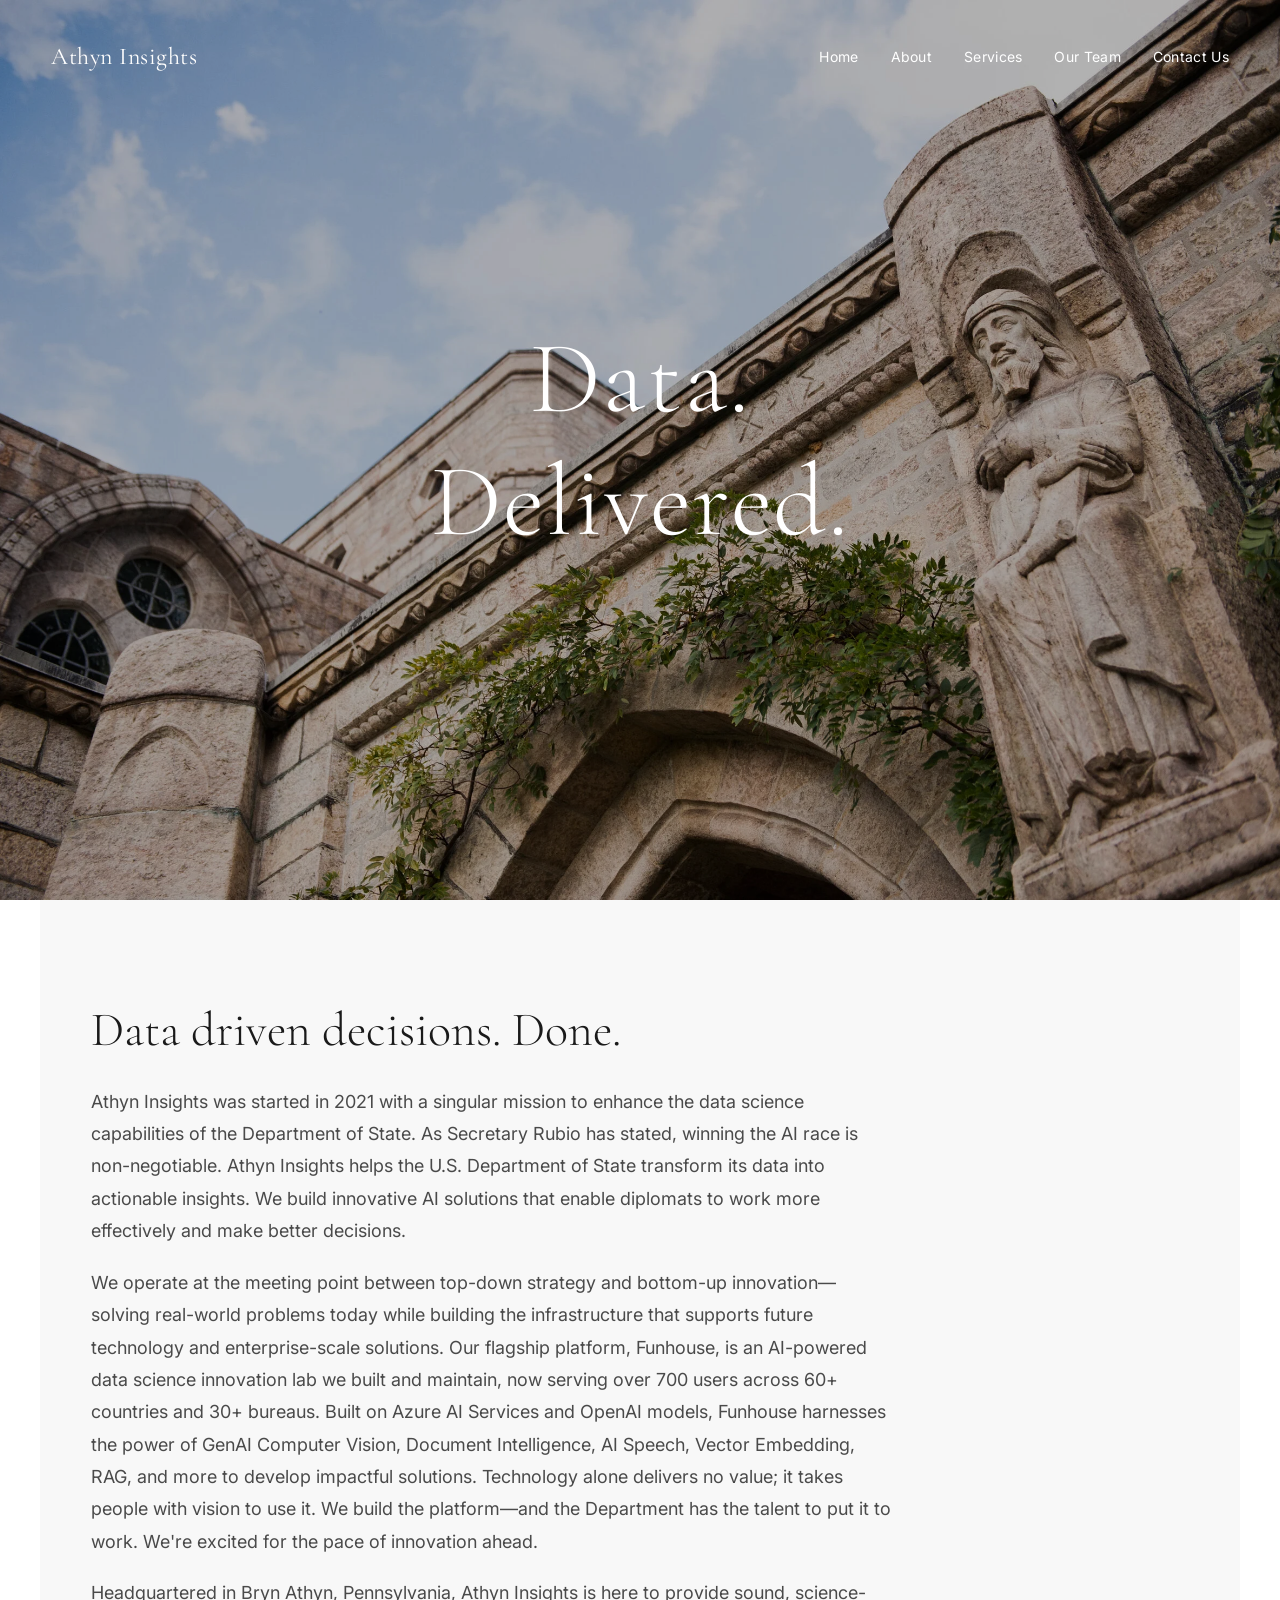
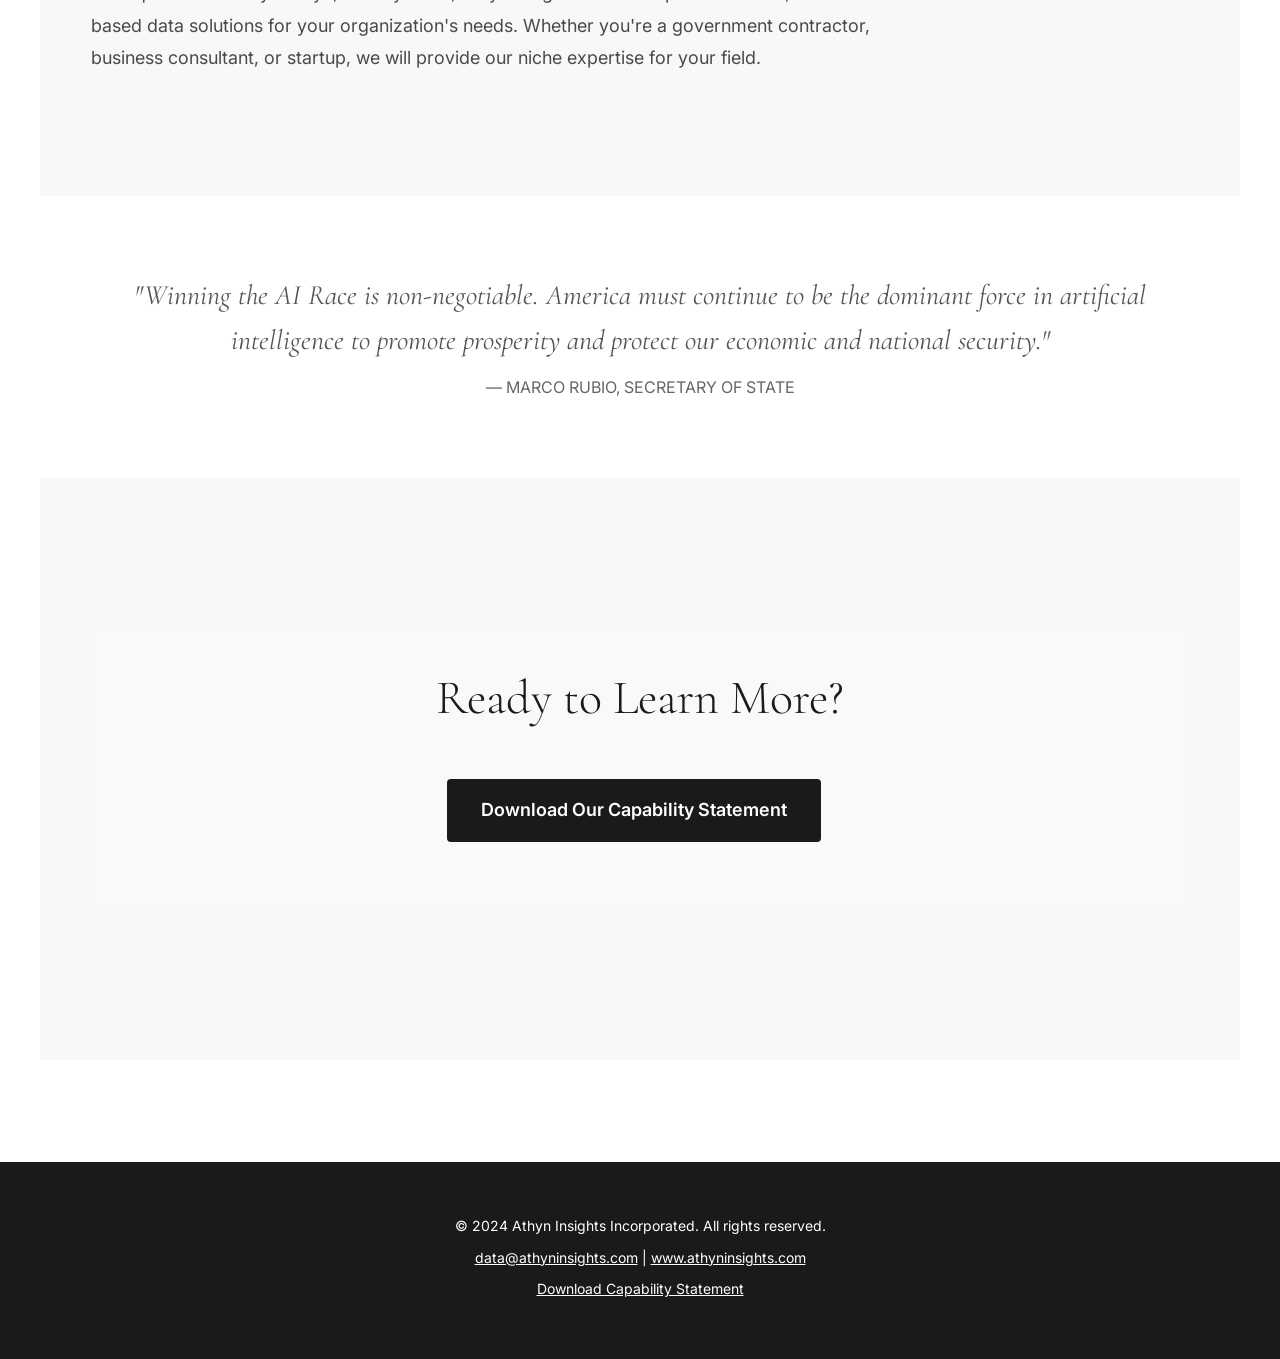
<file: index.html>
<!DOCTYPE html>
<html lang="en">
<head>
    <meta charset="UTF-8">
    <meta name="viewport" content="width=device-width, initial-scale=1.0">
    <title>Athyn Insights - Data. Delivered.</title>
    <link rel="preconnect" href="https://fonts.googleapis.com">
    <link rel="preconnect" href="https://fonts.gstatic.com" crossorigin>
    <link href="https://fonts.googleapis.com/css2?family=Cormorant+Garamond:wght@300;400;600;700&family=Inter:wght@300;400;500;600&display=swap" rel="stylesheet">
    <link rel="stylesheet" href="assets/css/styles.css">
</head>
<body>
    <header id="header">
        <a href="index.html" class="logo">Athyn Insights</a>
        <nav>
            <a href="index.html">Home</a>
            <a href="about.html">About</a>
            <a href="services.html">Services</a>
            <a href="our-team.html">Our Team</a>
            <a href="contact.html">Contact Us</a>
        </nav>
        <button class="menu-toggle" aria-label="Open Menu">☰</button>
    </header>

    <main>
        <section class="hero" style="background-image: url('./assets/images/contact-hero.jpg');">
            <div class="hero-content">
                <h1>Data.
Delivered.</h1>
            </div>
        </section>

        <section class="content-section">
            <h3>Data driven decisions. Done.</h3>
            <p>Athyn Insights was started in 2021 with a singular mission to enhance the data science capabilities of the Department of State. As Secretary Rubio has stated, winning the AI race is non-negotiable. Athyn Insights helps the U.S. Department of State transform its data into actionable insights. We build innovative AI solutions that enable diplomats to work more effectively and make better decisions.</p>
            <p>We operate at the meeting point between top-down strategy and bottom-up innovation—solving real-world problems today while building the infrastructure that supports future technology and enterprise-scale solutions. Our flagship platform, Funhouse, is an AI-powered data science innovation lab we built and maintain, now serving over 700 users across 60+ countries and 30+ bureaus. Built on Azure AI Services and OpenAI models, Funhouse harnesses the power of GenAI Computer Vision, Document Intelligence, AI Speech, Vector Embedding, RAG, and more to develop impactful solutions. Technology alone delivers no value; it takes people with vision to use it. We build the platform—and the Department has the talent to put it to work. We're excited for the pace of innovation ahead.</p>
            <p>Headquartered in Bryn Athyn, Pennsylvania, Athyn Insights is here to provide sound, science-based data solutions for your organization's needs. Whether you're a government contractor, business consultant, or startup, we will provide our niche expertise for your field.</p>
        </section>

        <section class="quote-section">
            <div class="quote">
                "Winning the AI Race is non-negotiable. America must continue to be the dominant force in artificial intelligence to promote prosperity and protect our economic and national security."
            </div>
            <div class="quote-attribution">&mdash; MARCO RUBIO, SECRETARY OF STATE</div>
        </section>

        <section class="content-section">
            <div class="cta-section">
                <h3 style="margin-bottom: 2vw;">Ready to Learn More?</h3>
                <a href="./capability-statement.pdf" download class="cta-button">Download Our Capability Statement</a>
            </div>
        </section>
    </main>

    <footer>
        <p>&copy; 2024 Athyn Insights Incorporated. All rights reserved.</p>
        <p><a href="mailto:data@athyninsights.com">data@athyninsights.com</a> | <a href="https://www.athyninsights.com" target="_blank">www.athyninsights.com</a></p>
        <p><a href="./capability-statement.pdf" download>Download Capability Statement</a></p>
    </footer>

    <script src="assets/js/main.js"></script>
</body>
</html>
</file>
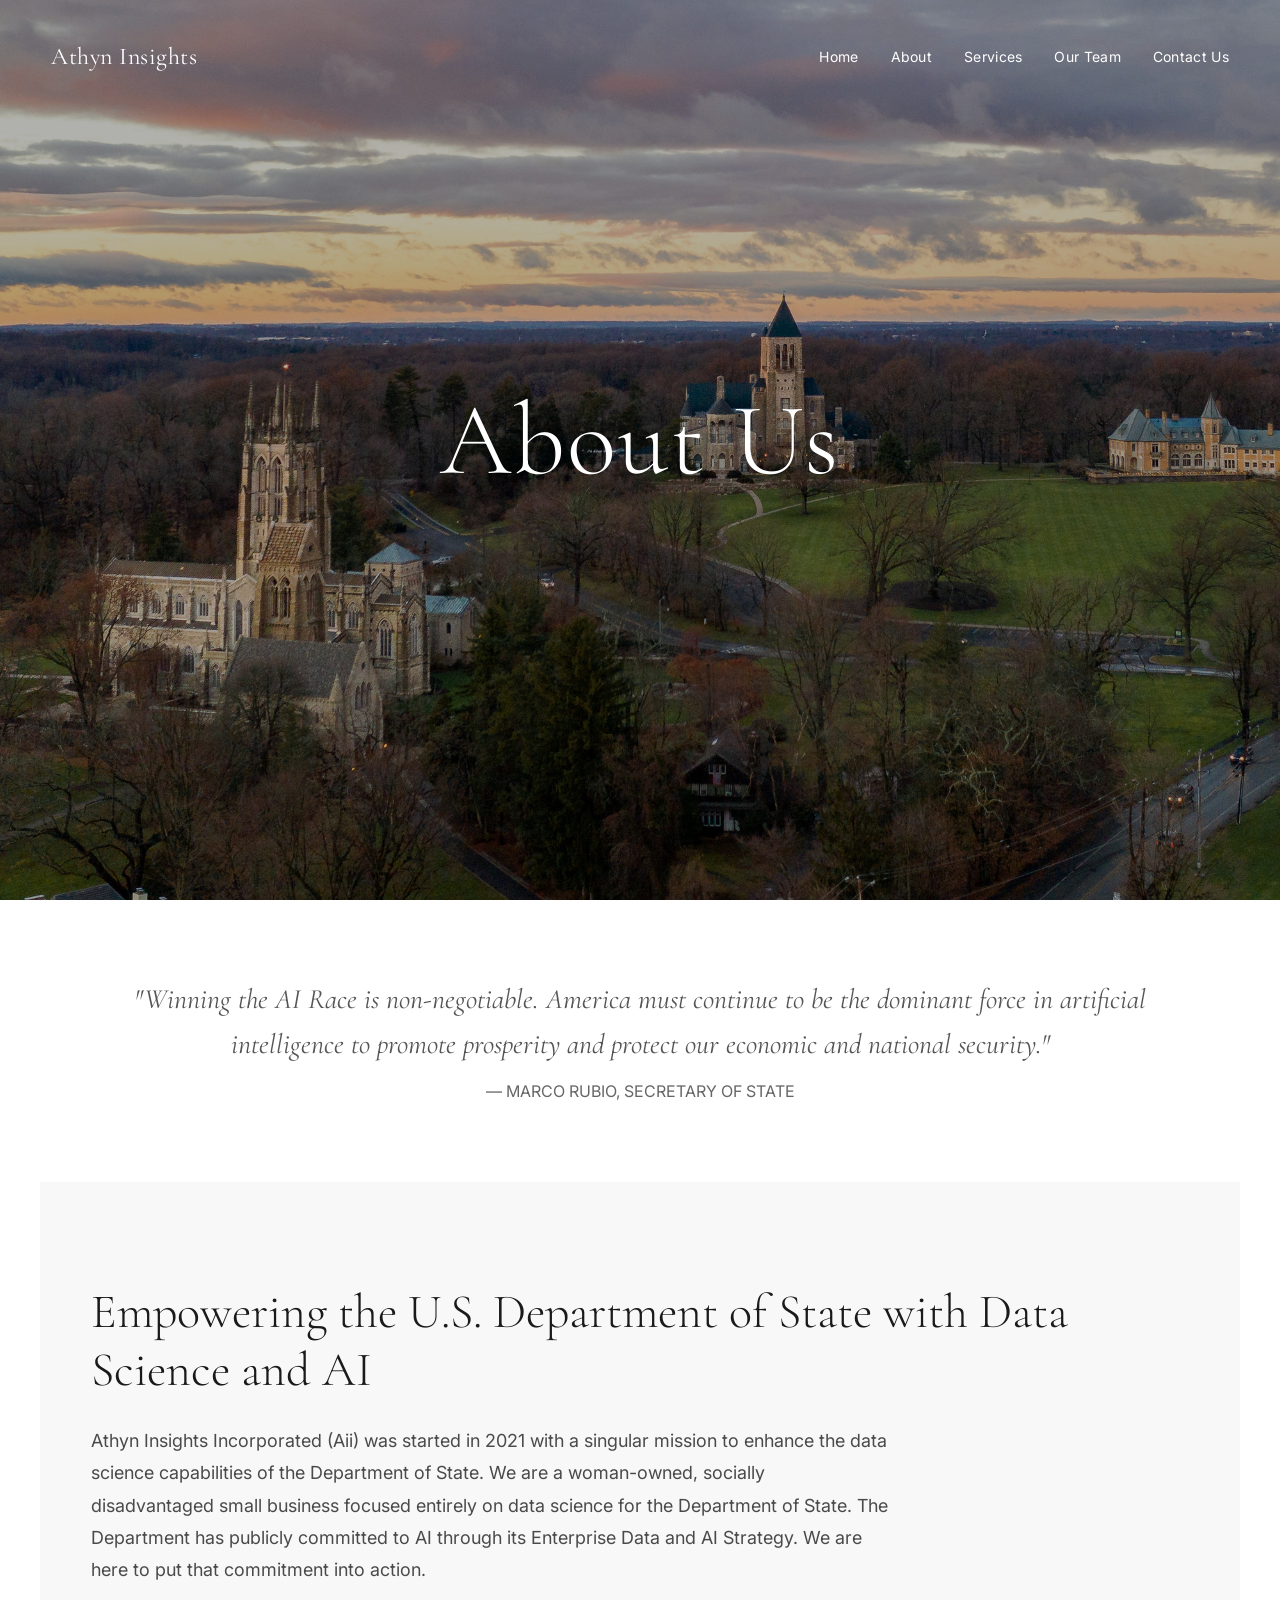
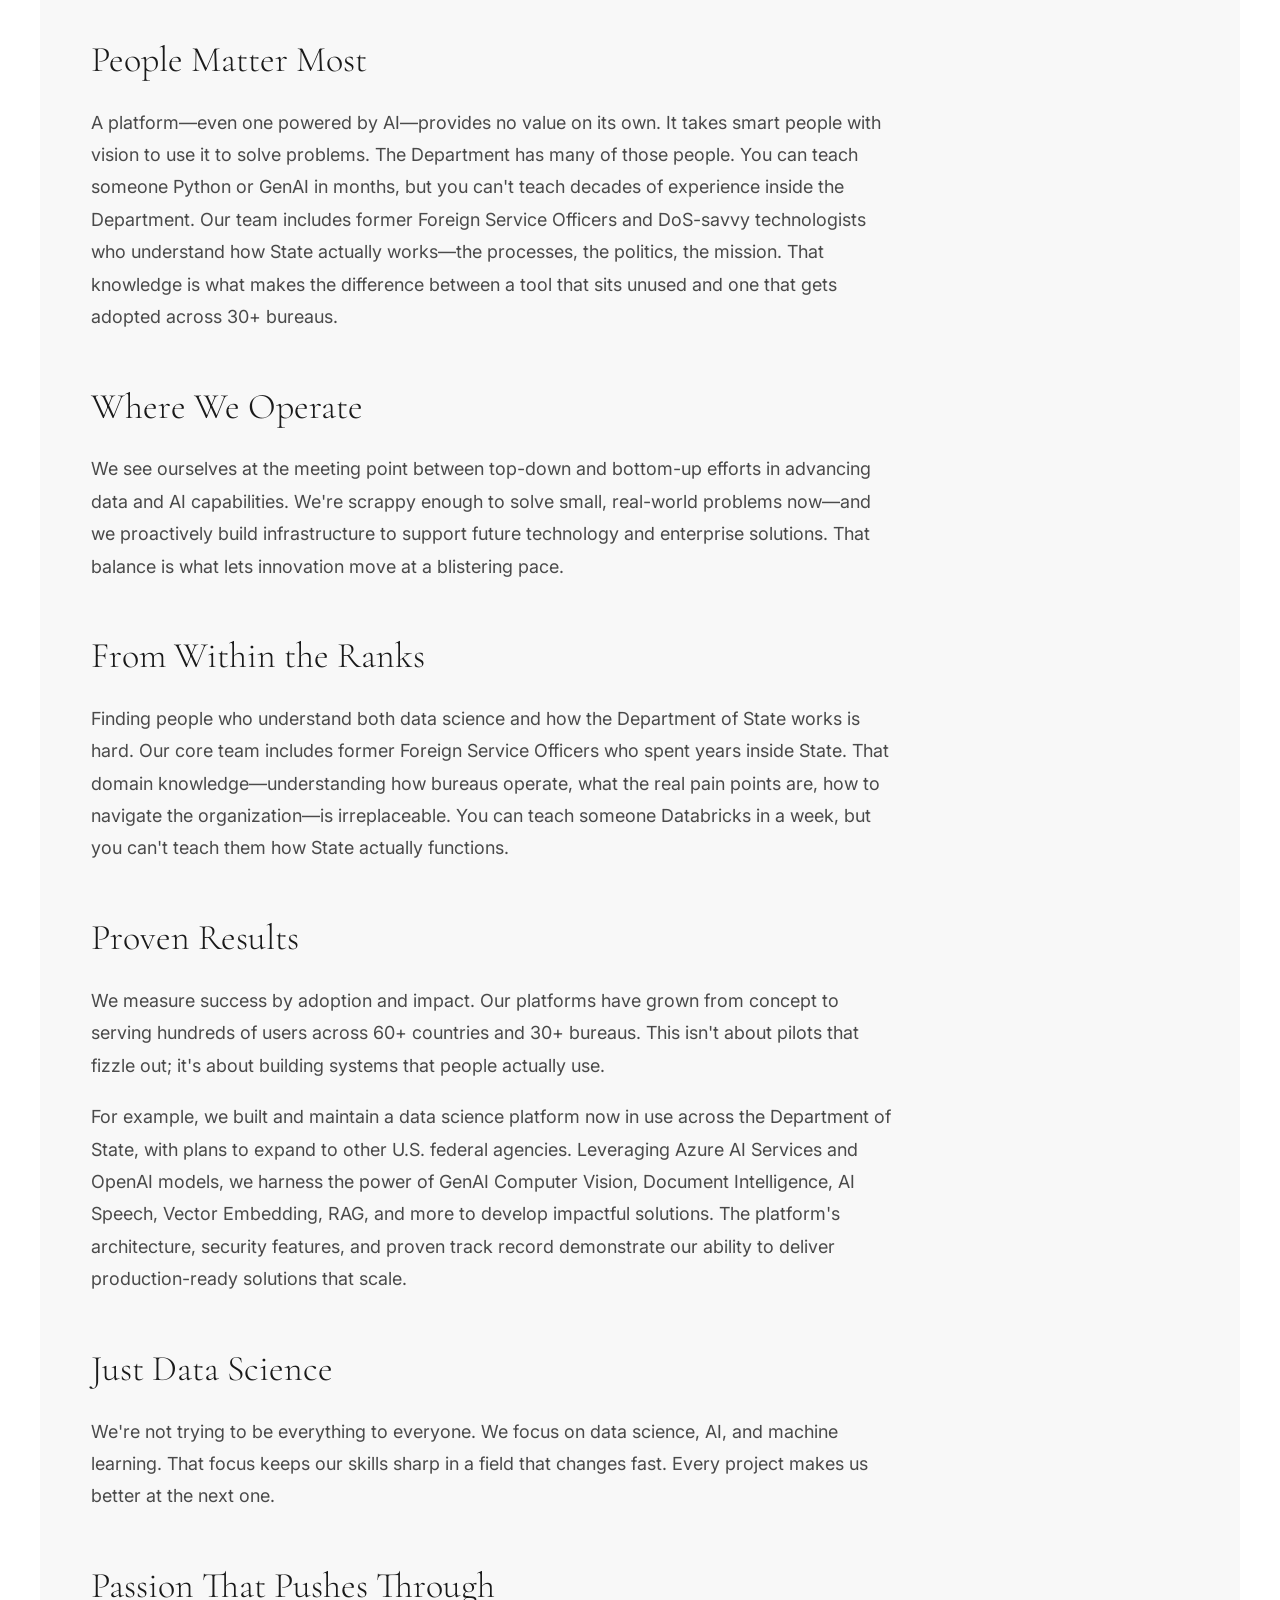
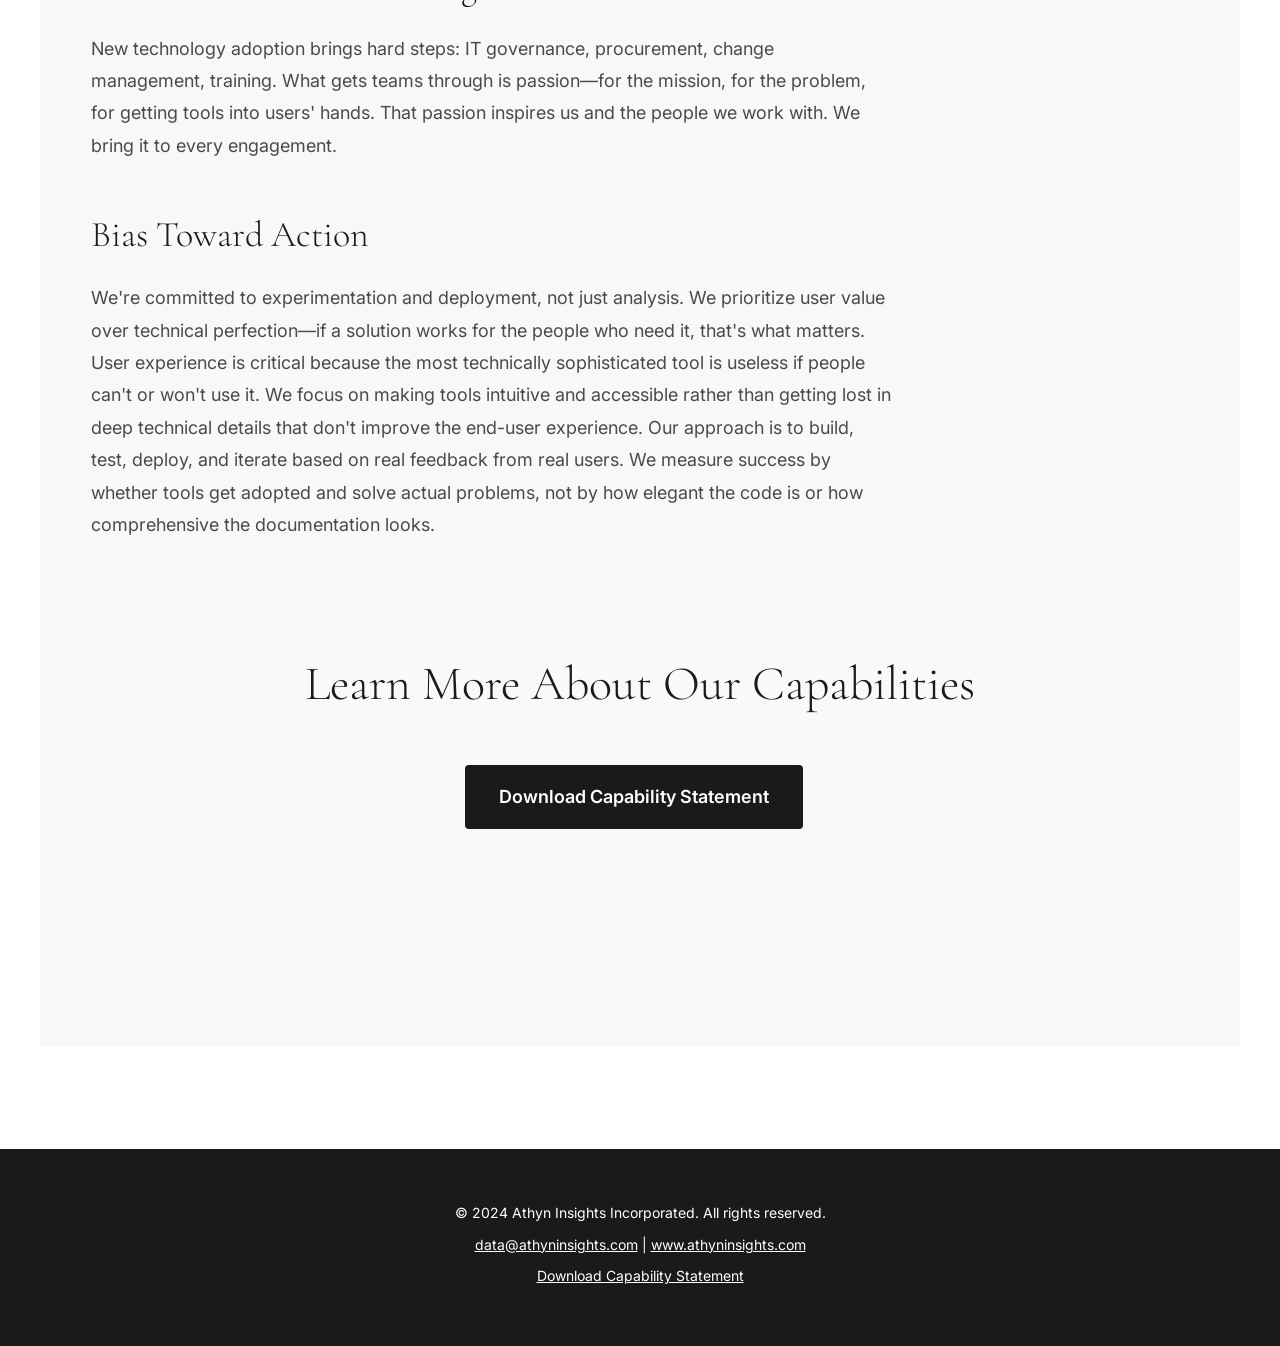
<file: about.html>
<!DOCTYPE html>
<html lang="en">
<head>
    <meta charset="UTF-8">
    <meta name="viewport" content="width=device-width, initial-scale=1.0">
    <title>About Us - Athyn Insights</title>
    <link rel="preconnect" href="https://fonts.googleapis.com">
    <link rel="preconnect" href="https://fonts.gstatic.com" crossorigin>
    <link href="https://fonts.googleapis.com/css2?family=Cormorant+Garamond:wght@300;400;600;700&family=Inter:wght@300;400;500;600&display=swap" rel="stylesheet">
    <link rel="stylesheet" href="assets/css/styles.css">
</head>
<body>
    <header id="header">
        <a href="index.html" class="logo">Athyn Insights</a>
        <nav>
            <a href="index.html">Home</a>
            <a href="about.html">About</a>
            <a href="services.html">Services</a>
            <a href="our-team.html">Our Team</a>
            <a href="contact.html">Contact Us</a>
        </nav>
        <button class="menu-toggle" aria-label="Open Menu">☰</button>
    </header>

    <main>
        <section class="hero" style="background-image: url('./assets/images/drone-shot.jpg'); min-height: 50vh;">
            <div class="hero-content">
                <h1>About Us</h1>
            </div>
        </section>

        <section class="quote-section">
            <div class="quote">
                "Winning the AI Race is non-negotiable. America must continue to be the dominant force in artificial intelligence to promote prosperity and protect our economic and national security."
            </div>
            <div class="quote-attribution">&mdash; MARCO RUBIO, SECRETARY OF STATE</div>
        </section>

        <section class="content-section">
            <h3>Empowering the U.S. Department of State with Data Science and AI</h3>
            <p>Athyn Insights Incorporated (Aii) was started in 2021 with a singular mission to enhance the data science capabilities of the Department of State. We are a woman-owned, socially disadvantaged small business focused entirely on data science for the Department of State. The Department has publicly committed to AI through its Enterprise Data and AI Strategy. We are here to put that commitment into action.</p>
            
            <h3 style="margin-top: 4vw; font-size: clamp(24px, 3vw, 36px);">People Matter Most</h3>
            <p>A platform—even one powered by AI—provides no value on its own. It takes smart people with vision to use it to solve problems. The Department has many of those people. You can teach someone Python or GenAI in months, but you can't teach decades of experience inside the Department. Our team includes former Foreign Service Officers and DoS-savvy technologists who understand how State actually works—the processes, the politics, the mission. That knowledge is what makes the difference between a tool that sits unused and one that gets adopted across 30+ bureaus.</p>

            <h3 style="margin-top: 4vw; font-size: clamp(24px, 3vw, 36px);">Where We Operate</h3>
            <p>We see ourselves at the meeting point between top-down and bottom-up efforts in advancing data and AI capabilities. We're scrappy enough to solve small, real-world problems now—and we proactively build infrastructure to support future technology and enterprise solutions. That balance is what lets innovation move at a blistering pace.</p>

            <h3 style="margin-top: 4vw; font-size: clamp(24px, 3vw, 36px);">From Within the Ranks</h3>
            <p>Finding people who understand both data science and how the Department of State works is hard. Our core team includes former Foreign Service Officers who spent years inside State. That domain knowledge—understanding how bureaus operate, what the real pain points are, how to navigate the organization—is irreplaceable. You can teach someone Databricks in a week, but you can't teach them how State actually functions.</p>

            <h3 style="margin-top: 4vw; font-size: clamp(24px, 3vw, 36px);">Proven Results</h3>
            <p>We measure success by adoption and impact. Our platforms have grown from concept to serving hundreds of users across 60+ countries and 30+ bureaus. This isn't about pilots that fizzle out; it's about building systems that people actually use.</p>
            <p>For example, we built and maintain a data science platform now in use across the Department of State, with plans to expand to other U.S. federal agencies. Leveraging Azure AI Services and OpenAI models, we harness the power of GenAI Computer Vision, Document Intelligence, AI Speech, Vector Embedding, RAG, and more to develop impactful solutions. The platform's architecture, security features, and proven track record demonstrate our ability to deliver production-ready solutions that scale.</p>

            <h3 style="margin-top: 4vw; font-size: clamp(24px, 3vw, 36px);">Just Data Science</h3>
            <p>We're not trying to be everything to everyone. We focus on data science, AI, and machine learning. That focus keeps our skills sharp in a field that changes fast. Every project makes us better at the next one.</p>

            <h3 style="margin-top: 4vw; font-size: clamp(24px, 3vw, 36px);">Passion That Pushes Through</h3>
            <p>New technology adoption brings hard steps: IT governance, procurement, change management, training. What gets teams through is passion—for the mission, for the problem, for getting tools into users' hands. That passion inspires us and the people we work with. We bring it to every engagement.</p>

            <h3 style="margin-top: 4vw; font-size: clamp(24px, 3vw, 36px);">Bias Toward Action</h3>
            <p>We're committed to experimentation and deployment, not just analysis. We prioritize user value over technical perfection—if a solution works for the people who need it, that's what matters. User experience is critical because the most technically sophisticated tool is useless if people can't or won't use it. We focus on making tools intuitive and accessible rather than getting lost in deep technical details that don't improve the end-user experience. Our approach is to build, test, deploy, and iterate based on real feedback from real users. We measure success by whether tools get adopted and solve actual problems, not by how elegant the code is or how comprehensive the documentation looks.</p>
            
            <div class="cta-section" style="margin-top: 6vw;">
                <h3 style="margin-bottom: 2vw;">Learn More About Our Capabilities</h3>
                <a href="./capability-statement.pdf" download class="cta-button">Download Capability Statement</a>
            </div>
        </section>
    </main>

    <footer>
        <p>&copy; 2024 Athyn Insights Incorporated. All rights reserved.</p>
        <p><a href="mailto:data@athyninsights.com">data@athyninsights.com</a> | <a href="https://www.athyninsights.com" target="_blank">www.athyninsights.com</a></p>
        <p><a href="./capability-statement.pdf" download>Download Capability Statement</a></p>
    </footer>

    <script src="assets/js/main.js"></script>
</body>
</html>
</file>
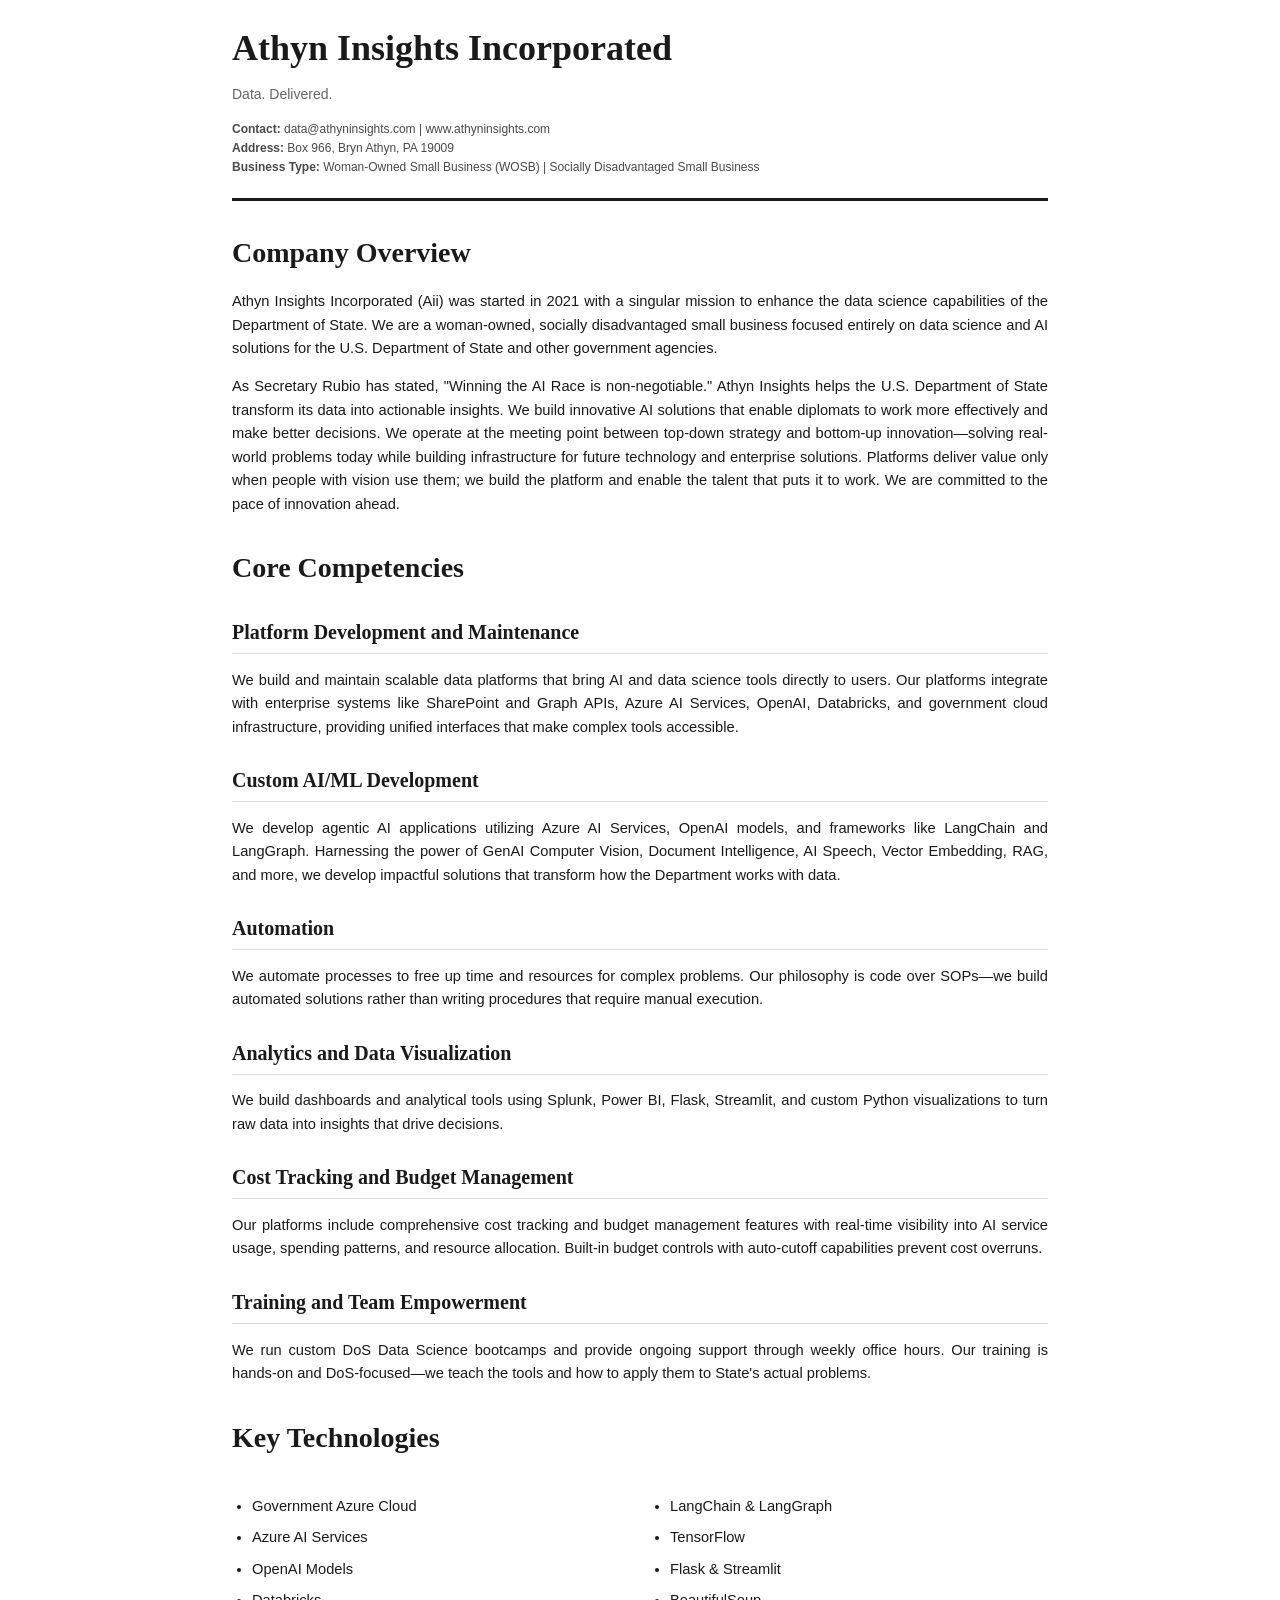
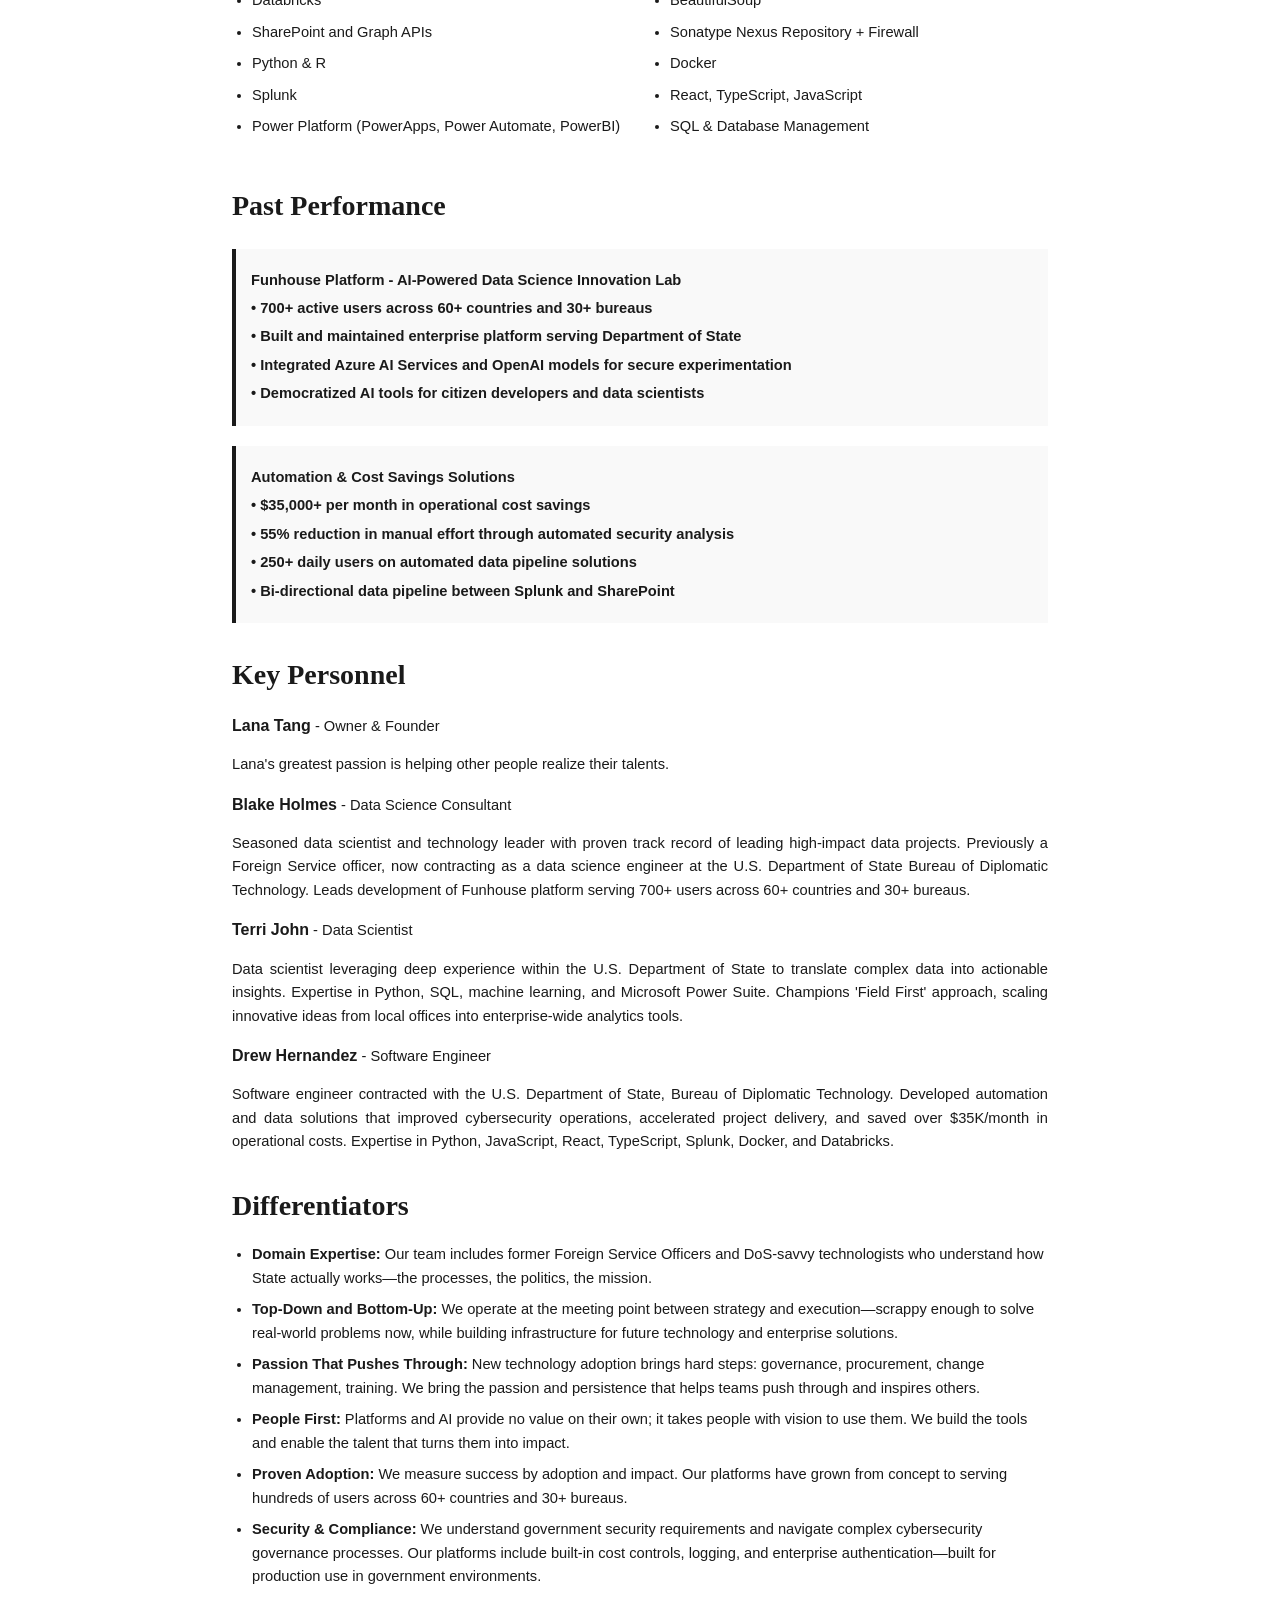
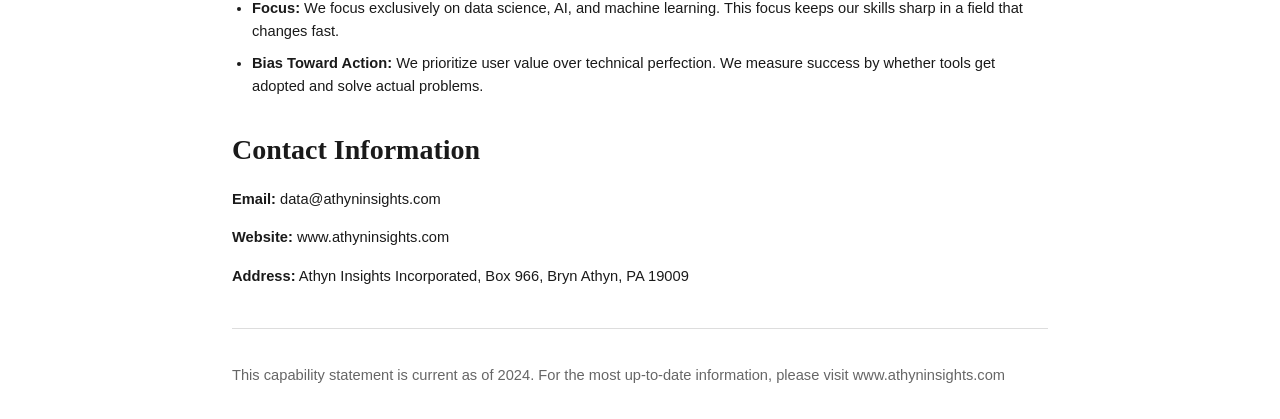
<file: capability-statement.html>
<!DOCTYPE html>
<html lang="en">
<head>
    <meta charset="UTF-8">
    <meta name="viewport" content="width=device-width, initial-scale=1.0">
    <title>Athyn Insights - Capability Statement</title>
    <style>
        @page {
            size: letter;
            margin: 0.75in;
        }
        body {
            font-family: 'Inter', Arial, sans-serif;
            line-height: 1.6;
            color: #1a1a1a;
            max-width: 8.5in;
            margin: 0 auto;
            padding: 20px;
        }
        .header {
            border-bottom: 3px solid #1a1a1a;
            padding-bottom: 20px;
            margin-bottom: 30px;
        }
        .company-name {
            font-family: 'Cormorant Garamond', serif;
            font-size: 36px;
            font-weight: 700;
            margin: 0;
            color: #1a1a1a;
        }
        .tagline {
            font-size: 14px;
            color: #666;
            margin-top: 5px;
        }
        .contact-info {
            margin-top: 15px;
            font-size: 12px;
            color: #4a4a4a;
        }
        h1 {
            font-family: 'Cormorant Garamond', serif;
            font-size: 28px;
            font-weight: 600;
            margin-top: 30px;
            margin-bottom: 15px;
            color: #1a1a1a;
        }
        h2 {
            font-family: 'Cormorant Garamond', serif;
            font-size: 20px;
            font-weight: 600;
            margin-top: 25px;
            margin-bottom: 10px;
            color: #1a1a1a;
            border-bottom: 1px solid #ddd;
            padding-bottom: 5px;
        }
        p {
            font-size: 11pt;
            margin-bottom: 12px;
            text-align: justify;
        }
        ul {
            font-size: 11pt;
            margin-bottom: 15px;
            padding-left: 20px;
        }
        li {
            margin-bottom: 8px;
        }
        .two-column {
            display: grid;
            grid-template-columns: 1fr 1fr;
            gap: 20px;
            margin-top: 20px;
        }
        .badge {
            display: inline-block;
            background: #f5f5f5;
            padding: 8px 12px;
            border-radius: 4px;
            font-size: 10pt;
            margin: 5px 5px 5px 0;
            border: 1px solid #ddd;
        }
        .metrics {
            background: #f9f9f9;
            padding: 15px;
            border-left: 4px solid #1a1a1a;
            margin: 20px 0;
        }
        .metrics p {
            margin: 5px 0;
            font-weight: 600;
        }
        .team-member {
            margin-bottom: 15px;
        }
        .team-member strong {
            font-size: 12pt;
        }
        @media print {
            body {
                padding: 0;
            }
            .no-print {
                display: none;
            }
        }
    </style>
</head>
<body>
    <div class="header">
        <h1 class="company-name">Athyn Insights Incorporated</h1>
        <p class="tagline">Data. Delivered.</p>
        <div class="contact-info">
            <strong>Contact:</strong> data@athyninsights.com | www.athyninsights.com<br>
            <strong>Address:</strong> Box 966, Bryn Athyn, PA 19009<br>
            <strong>Business Type:</strong> Woman-Owned Small Business (WOSB) | Socially Disadvantaged Small Business
        </div>
    </div>

    <h1>Company Overview</h1>
    <p>Athyn Insights Incorporated (Aii) was started in 2021 with a singular mission to enhance the data science capabilities of the Department of State. We are a woman-owned, socially disadvantaged small business focused entirely on data science and AI solutions for the U.S. Department of State and other government agencies.</p>
    <p>As Secretary Rubio has stated, "Winning the AI Race is non-negotiable." Athyn Insights helps the U.S. Department of State transform its data into actionable insights. We build innovative AI solutions that enable diplomats to work more effectively and make better decisions. We operate at the meeting point between top-down strategy and bottom-up innovation—solving real-world problems today while building infrastructure for future technology and enterprise solutions. Platforms deliver value only when people with vision use them; we build the platform and enable the talent that puts it to work. We are committed to the pace of innovation ahead.</p>

    <h1>Core Competencies</h1>
    
    <h2>Platform Development and Maintenance</h2>
    <p>We build and maintain scalable data platforms that bring AI and data science tools directly to users. Our platforms integrate with enterprise systems like SharePoint and Graph APIs, Azure AI Services, OpenAI, Databricks, and government cloud infrastructure, providing unified interfaces that make complex tools accessible.</p>

    <h2>Custom AI/ML Development</h2>
    <p>We develop agentic AI applications utilizing Azure AI Services, OpenAI models, and frameworks like LangChain and LangGraph. Harnessing the power of GenAI Computer Vision, Document Intelligence, AI Speech, Vector Embedding, RAG, and more, we develop impactful solutions that transform how the Department works with data.</p>

    <h2>Automation</h2>
    <p>We automate processes to free up time and resources for complex problems. Our philosophy is code over SOPs—we build automated solutions rather than writing procedures that require manual execution.</p>

    <h2>Analytics and Data Visualization</h2>
    <p>We build dashboards and analytical tools using Splunk, Power BI, Flask, Streamlit, and custom Python visualizations to turn raw data into insights that drive decisions.</p>

    <h2>Cost Tracking and Budget Management</h2>
    <p>Our platforms include comprehensive cost tracking and budget management features with real-time visibility into AI service usage, spending patterns, and resource allocation. Built-in budget controls with auto-cutoff capabilities prevent cost overruns.</p>

    <h2>Training and Team Empowerment</h2>
    <p>We run custom DoS Data Science bootcamps and provide ongoing support through weekly office hours. Our training is hands-on and DoS-focused—we teach the tools and how to apply them to State's actual problems.</p>

    <h1>Key Technologies</h1>
    <div class="two-column">
        <div>
            <ul>
                <li>Government Azure Cloud</li>
                <li>Azure AI Services</li>
                <li>OpenAI Models</li>
                <li>Databricks</li>
                <li>SharePoint and Graph APIs</li>
                <li>Python & R</li>
                <li>Splunk</li>
                <li>Power Platform (PowerApps, Power Automate, PowerBI)</li>
            </ul>
        </div>
        <div>
            <ul>
                <li>LangChain & LangGraph</li>
                <li>TensorFlow</li>
                <li>Flask & Streamlit</li>
                <li>BeautifulSoup</li>
                <li>Sonatype Nexus Repository + Firewall</li>
                <li>Docker</li>
                <li>React, TypeScript, JavaScript</li>
                <li>SQL & Database Management</li>
            </ul>
        </div>
    </div>

    <h1>Past Performance</h1>
    
    <div class="metrics">
        <p><strong>Funhouse Platform - AI-Powered Data Science Innovation Lab</strong></p>
        <p>• 700+ active users across 60+ countries and 30+ bureaus</p>
        <p>• Built and maintained enterprise platform serving Department of State</p>
        <p>• Integrated Azure AI Services and OpenAI models for secure experimentation</p>
        <p>• Democratized AI tools for citizen developers and data scientists</p>
    </div>

    <div class="metrics">
        <p><strong>Automation & Cost Savings Solutions</strong></p>
        <p>• $35,000+ per month in operational cost savings</p>
        <p>• 55% reduction in manual effort through automated security analysis</p>
        <p>• 250+ daily users on automated data pipeline solutions</p>
        <p>• Bi-directional data pipeline between Splunk and SharePoint</p>
    </div>

    <h1>Key Personnel</h1>
    
    <div class="team-member">
        <p><strong>Lana Tang</strong> - Owner & Founder</p>
        <p>Lana's greatest passion is helping other people realize their talents.</p>
    </div>

    <div class="team-member">
        <p><strong>Blake Holmes</strong> - Data Science Consultant</p>
        <p>Seasoned data scientist and technology leader with proven track record of leading high-impact data projects. Previously a Foreign Service officer, now contracting as a data science engineer at the U.S. Department of State Bureau of Diplomatic Technology. Leads development of Funhouse platform serving 700+ users across 60+ countries and 30+ bureaus.</p>
    </div>

    <div class="team-member">
        <p><strong>Terri John</strong> - Data Scientist</p>
        <p>Data scientist leveraging deep experience within the U.S. Department of State to translate complex data into actionable insights. Expertise in Python, SQL, machine learning, and Microsoft Power Suite. Champions 'Field First' approach, scaling innovative ideas from local offices into enterprise-wide analytics tools.</p>
    </div>

    <div class="team-member">
        <p><strong>Drew Hernandez</strong> - Software Engineer</p>
        <p>Software engineer contracted with the U.S. Department of State, Bureau of Diplomatic Technology. Developed automation and data solutions that improved cybersecurity operations, accelerated project delivery, and saved over $35K/month in operational costs. Expertise in Python, JavaScript, React, TypeScript, Splunk, Docker, and Databricks.</p>
    </div>

    <h1>Differentiators</h1>
    <ul>
        <li><strong>Domain Expertise:</strong> Our team includes former Foreign Service Officers and DoS-savvy technologists who understand how State actually works—the processes, the politics, the mission.</li>
        <li><strong>Top-Down and Bottom-Up:</strong> We operate at the meeting point between strategy and execution—scrappy enough to solve real-world problems now, while building infrastructure for future technology and enterprise solutions.</li>
        <li><strong>Passion That Pushes Through:</strong> New technology adoption brings hard steps: governance, procurement, change management, training. We bring the passion and persistence that helps teams push through and inspires others.</li>
        <li><strong>People First:</strong> Platforms and AI provide no value on their own; it takes people with vision to use them. We build the tools and enable the talent that turns them into impact.</li>
        <li><strong>Proven Adoption:</strong> We measure success by adoption and impact. Our platforms have grown from concept to serving hundreds of users across 60+ countries and 30+ bureaus.</li>
        <li><strong>Security & Compliance:</strong> We understand government security requirements and navigate complex cybersecurity governance processes. Our platforms include built-in cost controls, logging, and enterprise authentication—built for production use in government environments.</li>
        <li><strong>Focus:</strong> We focus exclusively on data science, AI, and machine learning. This focus keeps our skills sharp in a field that changes fast.</li>
        <li><strong>Bias Toward Action:</strong> We prioritize user value over technical perfection. We measure success by whether tools get adopted and solve actual problems.</li>
    </ul>

    <h1>Contact Information</h1>
    <p><strong>Email:</strong> data@athyninsights.com</p>
    <p><strong>Website:</strong> www.athyninsights.com</p>
    <p><strong>Address:</strong> Athyn Insights Incorporated, Box 966, Bryn Athyn, PA 19009</p>

    <div style="margin-top: 40px; padding-top: 20px; border-top: 1px solid #ddd; font-size: 10pt; color: #666; text-align: center;">
        <p>This capability statement is current as of 2024. For the most up-to-date information, please visit www.athyninsights.com</p>
    </div>
</body>
</html>
</file>
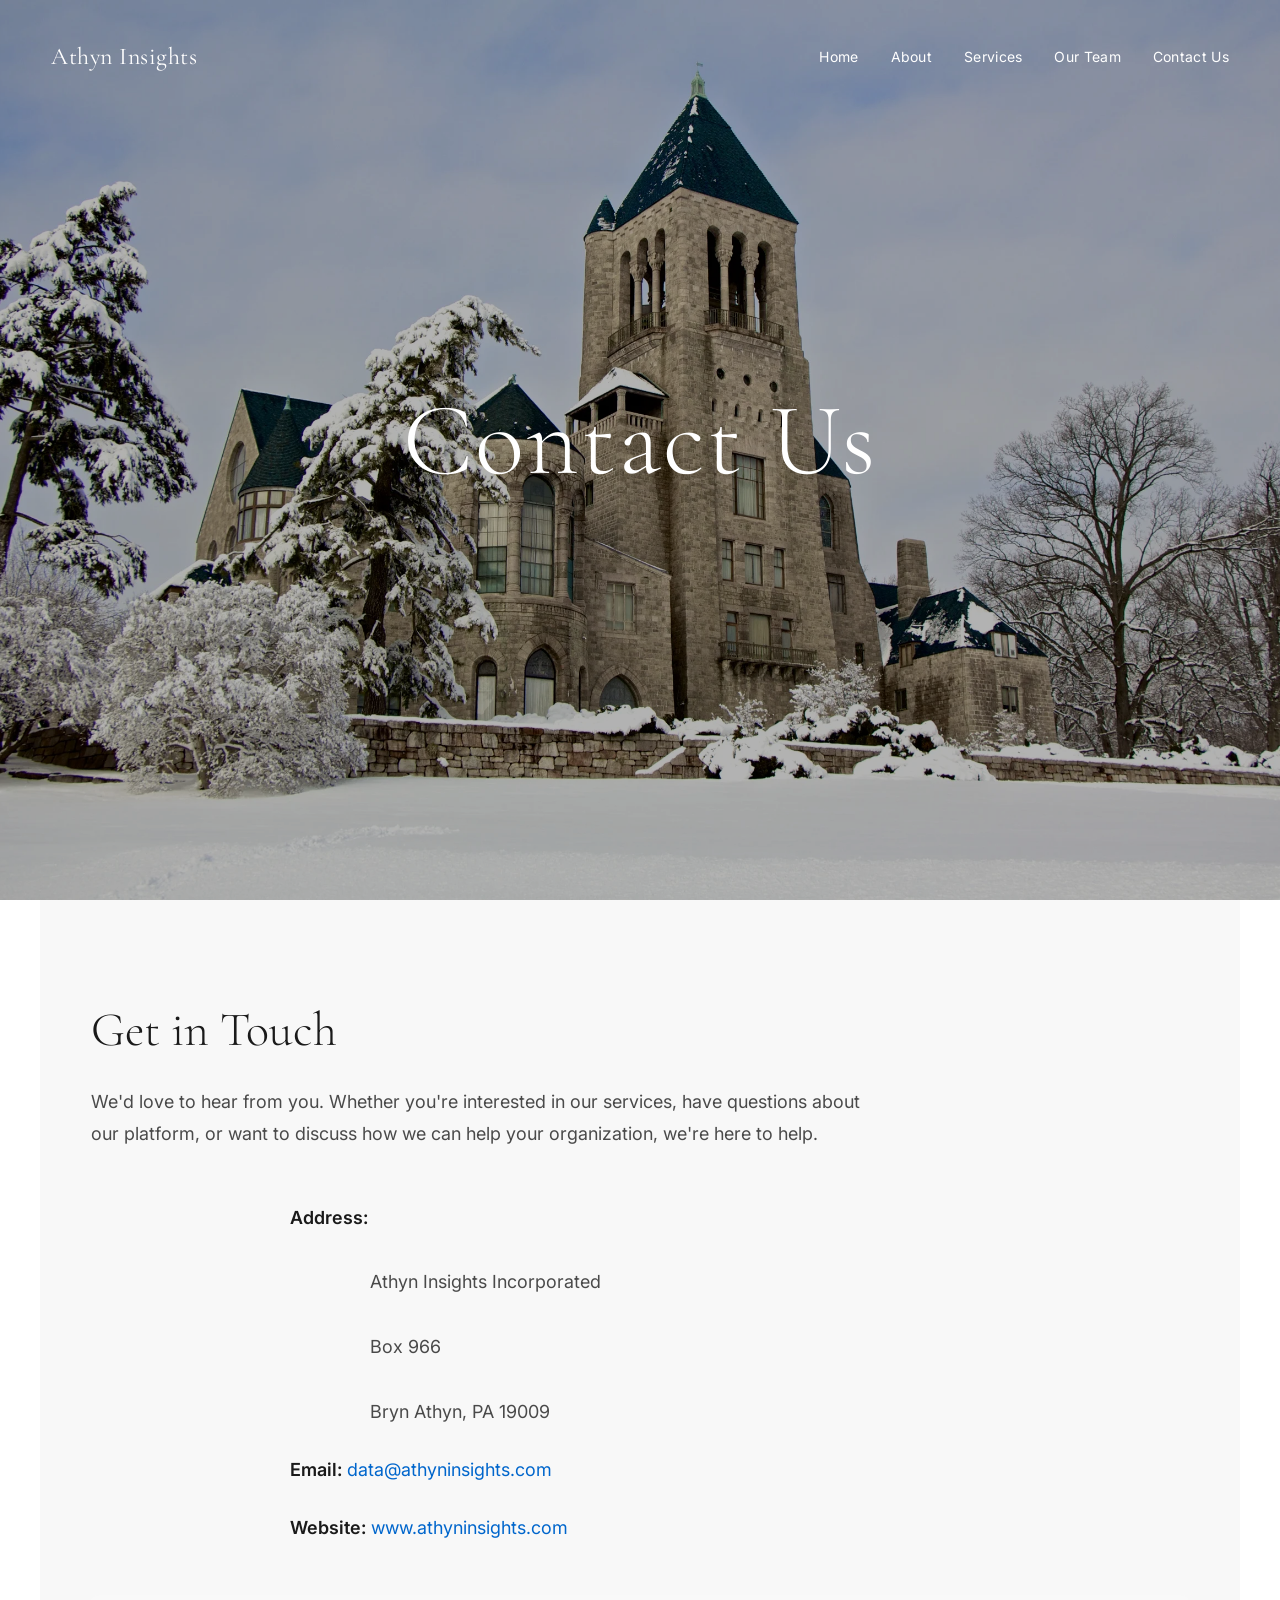
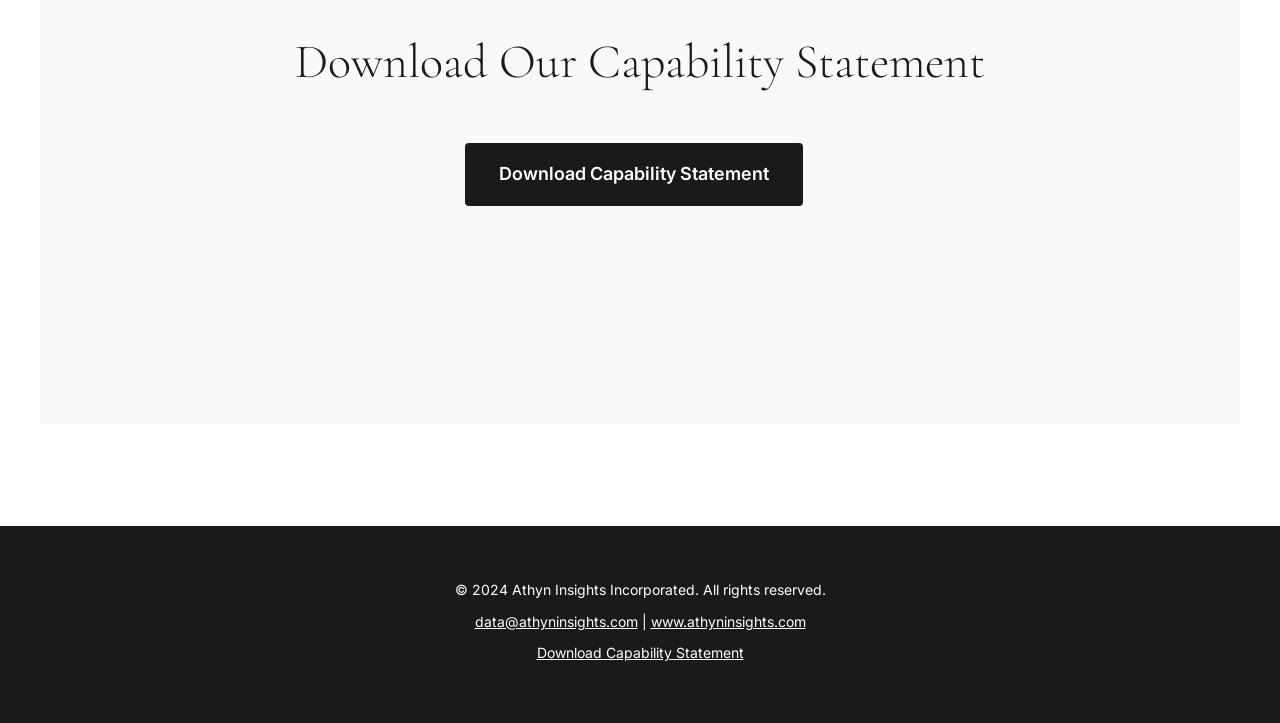
<file: contact.html>
<!DOCTYPE html>
<html lang="en">
<head>
    <meta charset="UTF-8">
    <meta name="viewport" content="width=device-width, initial-scale=1.0">
    <title>Contact Us - Athyn Insights</title>
    <link rel="preconnect" href="https://fonts.googleapis.com">
    <link rel="preconnect" href="https://fonts.gstatic.com" crossorigin>
    <link href="https://fonts.googleapis.com/css2?family=Cormorant+Garamond:wght@300;400;600;700&family=Inter:wght@300;400;500;600&display=swap" rel="stylesheet">
    <link rel="stylesheet" href="assets/css/styles.css">
</head>
<body>
    <header id="header">
        <a href="index.html" class="logo">Athyn Insights</a>
        <nav>
            <a href="index.html">Home</a>
            <a href="about.html">About</a>
            <a href="services.html">Services</a>
            <a href="our-team.html">Our Team</a>
            <a href="contact.html">Contact Us</a>
        </nav>
        <button class="menu-toggle" aria-label="Open Menu">☰</button>
    </header>

    <main>
        <section class="hero" style="background-image: url('./assets/images/home-hero.jpg'); min-height: 50vh;">
            <div class="hero-content">
                <h1>Contact Us</h1>
            </div>
        </section>

        <section class="content-section">
            <h3>Get in Touch</h3>
            <p>We'd love to hear from you. Whether you're interested in our services, have questions about our platform, or want to discuss how we can help your organization, we're here to help.</p>

            <div class="contact-info-simple">
                <p><strong>Address:</strong><br>
                Athyn Insights Incorporated<br>
                Box 966<br>
                Bryn Athyn, PA 19009</p>
                
                <p><strong>Email:</strong> <a href="mailto:data@athyninsights.com">data@athyninsights.com</a></p>
                
                <p><strong>Website:</strong> <a href="https://www.athyninsights.com" target="_blank">www.athyninsights.com</a></p>
            </div>
            
            <div class="cta-section" style="margin-top: 4vw;">
                <h3 style="margin-bottom: 2vw;">Download Our Capability Statement</h3>
                <a href="./capability-statement.pdf" download class="cta-button">Download Capability Statement</a>
            </div>
        </section>
    </main>

    <footer>
        <p>&copy; 2024 Athyn Insights Incorporated. All rights reserved.</p>
        <p><a href="mailto:data@athyninsights.com">data@athyninsights.com</a> | <a href="https://www.athyninsights.com" target="_blank">www.athyninsights.com</a></p>
        <p><a href="./capability-statement.pdf" download>Download Capability Statement</a></p>
    </footer>

    <script src="assets/js/main.js"></script>
</body>
</html>
</file>
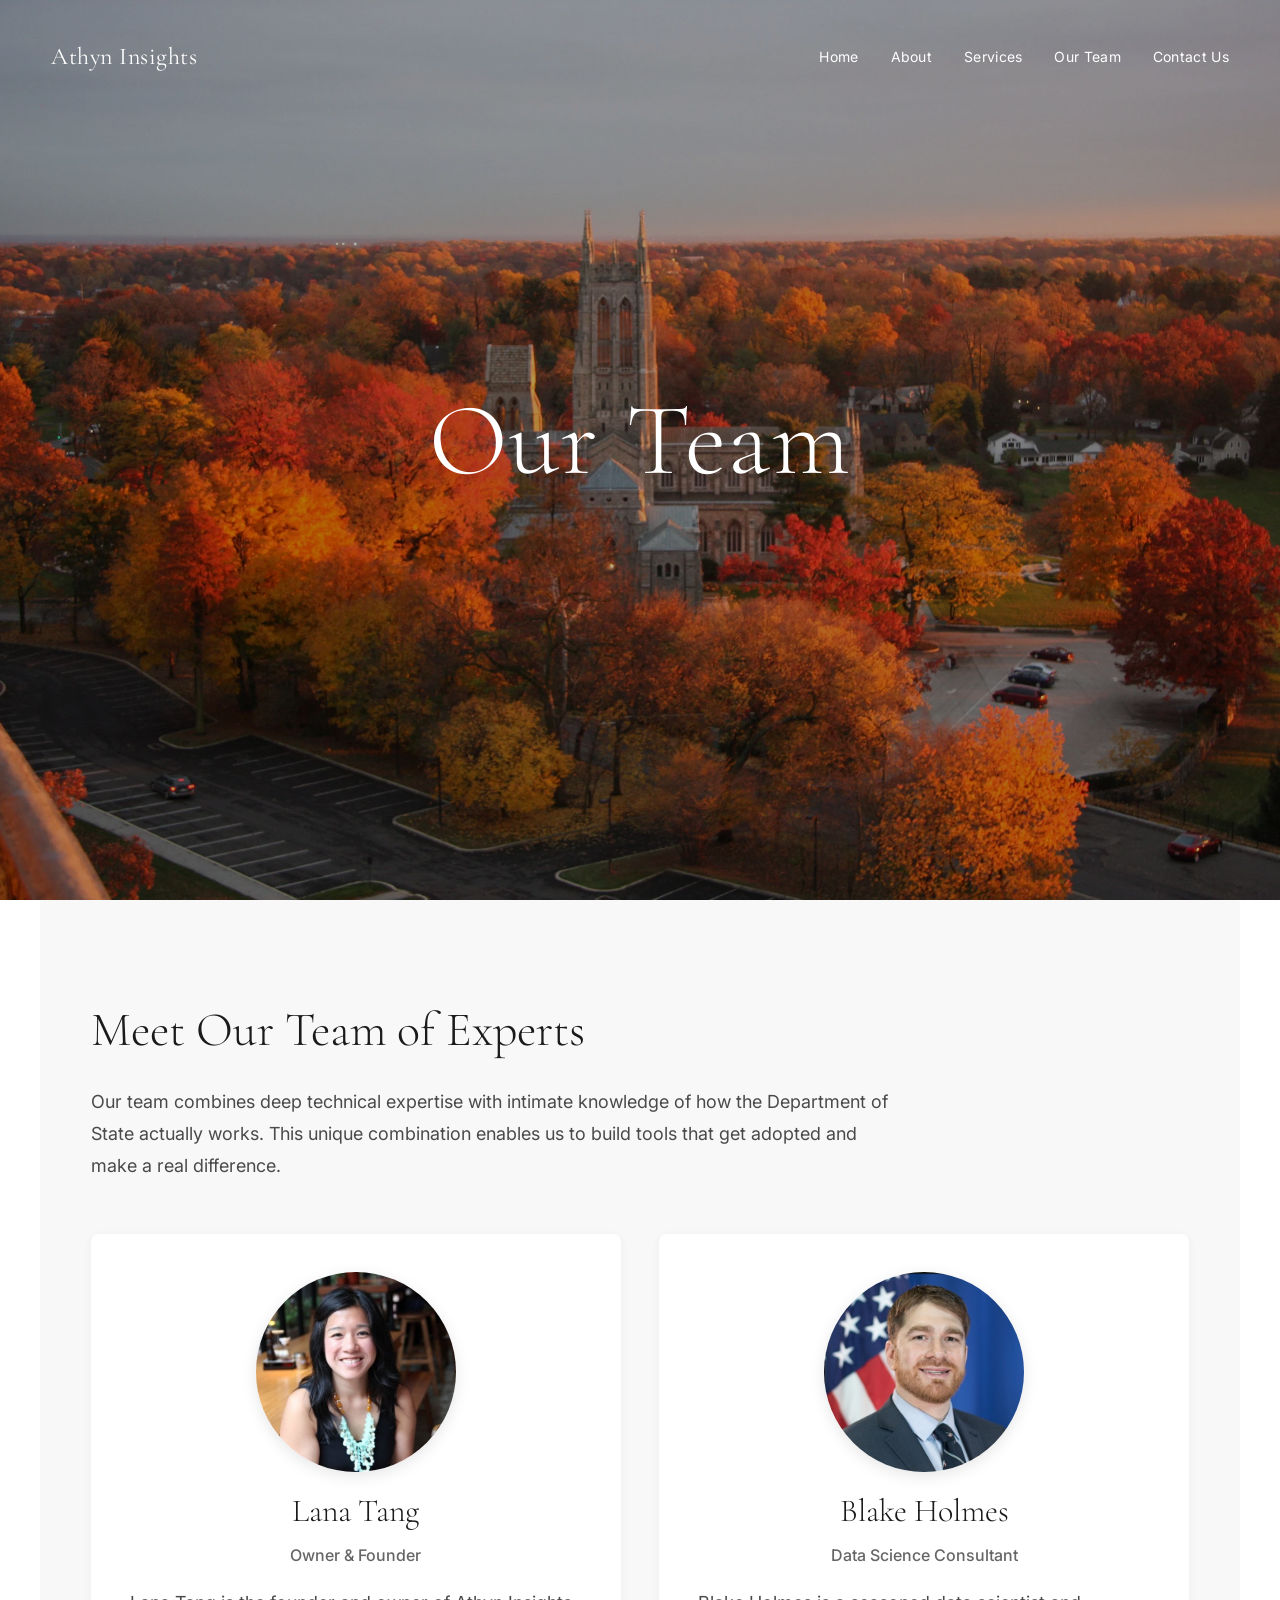
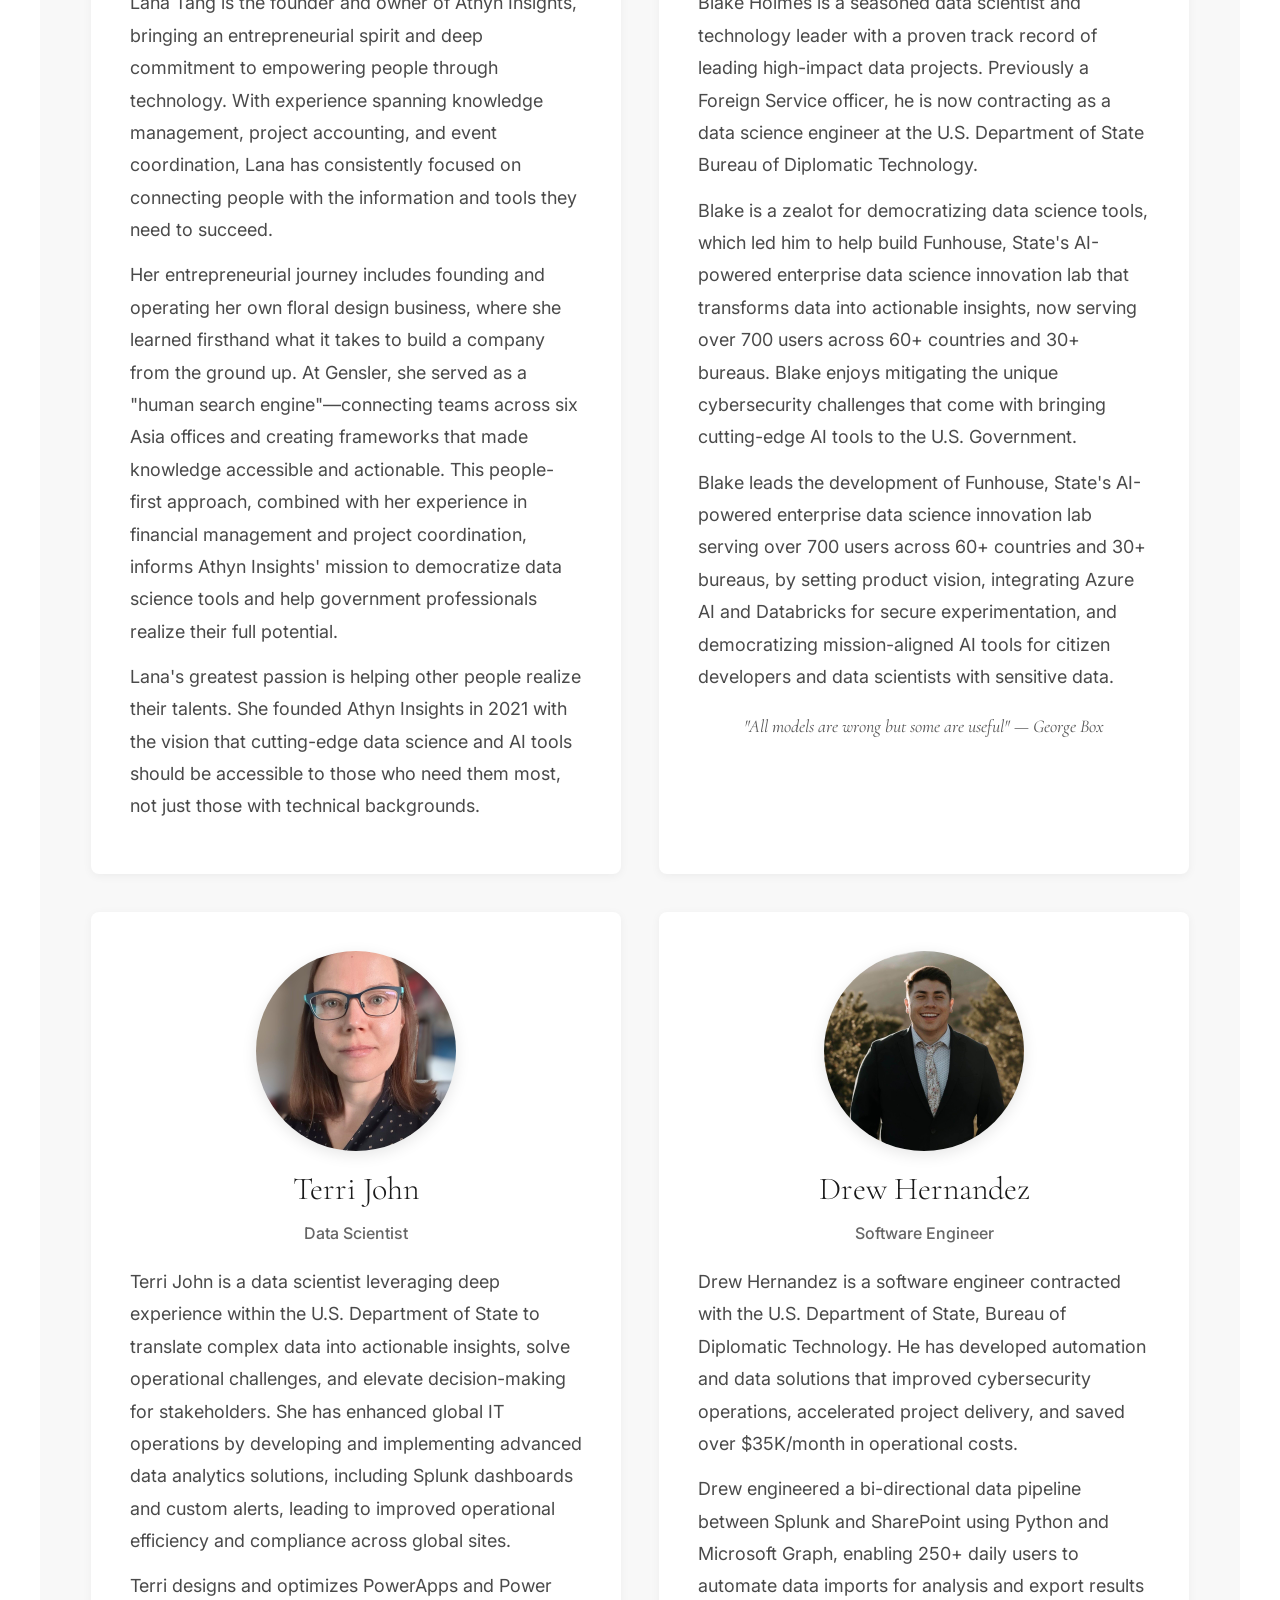
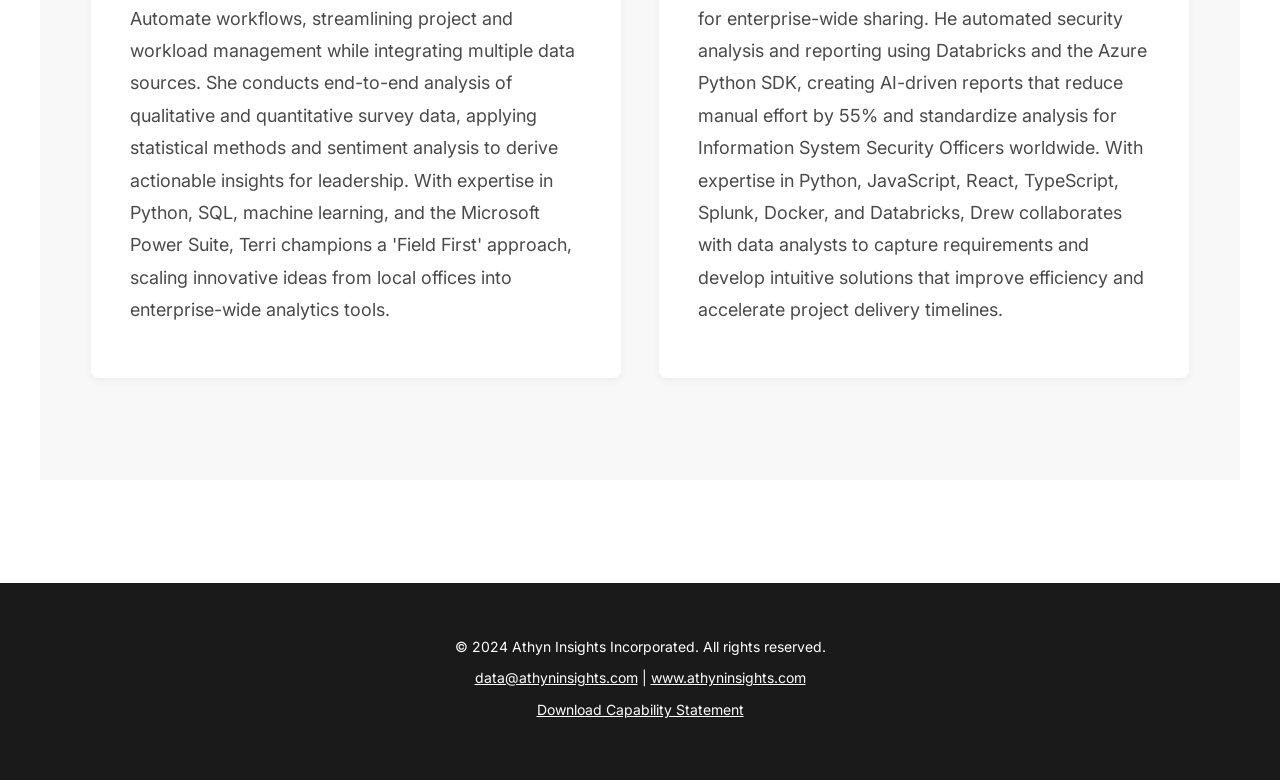
<file: our-team.html>
<!DOCTYPE html>
<html lang="en">
<head>
    <meta charset="UTF-8">
    <meta name="viewport" content="width=device-width, initial-scale=1.0">
    <title>Our Team - Athyn Insights</title>
    <link rel="preconnect" href="https://fonts.googleapis.com">
    <link rel="preconnect" href="https://fonts.gstatic.com" crossorigin>
    <link href="https://fonts.googleapis.com/css2?family=Cormorant+Garamond:wght@300;400;600;700&family=Inter:wght@300;400;500;600&display=swap" rel="stylesheet">
    <link rel="stylesheet" href="assets/css/styles.css">
</head>
<body>
    <header id="header">
        <a href="index.html" class="logo">Athyn Insights</a>
        <nav>
            <a href="index.html">Home</a>
            <a href="about.html">About</a>
            <a href="services.html">Services</a>
            <a href="our-team.html">Our Team</a>
            <a href="contact.html">Contact Us</a>
        </nav>
        <button class="menu-toggle" aria-label="Open Menu">☰</button>
    </header>

    <main>
        <section class="hero" style="background-image: url('./assets/images/fall-cathedral.jpg'); min-height: 50vh;">
            <div class="hero-content">
                <h1>Our Team</h1>
            </div>
        </section>

        <section class="content-section">
            <h3>Meet Our Team of Experts</h3>
            <p>Our team combines deep technical expertise with intimate knowledge of how the Department of State actually works. This unique combination enables us to build tools that get adopted and make a real difference.</p>

            <div class="team-grid">
                <div class="team-member">
                    <img src="./assets/images/lana-tang.jpg" alt="Lana Tang">
                    <h3>Lana Tang</h3>
                    <div class="role">Owner & Founder</div>
                    <p>Lana Tang is the founder and owner of Athyn Insights, bringing an entrepreneurial spirit and deep commitment to empowering people through technology. With experience spanning knowledge management, project accounting, and event coordination, Lana has consistently focused on connecting people with the information and tools they need to succeed.</p>
                    <p>Her entrepreneurial journey includes founding and operating her own floral design business, where she learned firsthand what it takes to build a company from the ground up. At Gensler, she served as a "human search engine"—connecting teams across six Asia offices and creating frameworks that made knowledge accessible and actionable. This people-first approach, combined with her experience in financial management and project coordination, informs Athyn Insights' mission to democratize data science tools and help government professionals realize their full potential.</p>
                    <p>Lana's greatest passion is helping other people realize their talents. She founded Athyn Insights in 2021 with the vision that cutting-edge data science and AI tools should be accessible to those who need them most, not just those with technical backgrounds.</p>
                </div>

                <div class="team-member">
                    <img src="./assets/images/blake-holmes.png" alt="Blake Holmes">
                    <h3>Blake Holmes</h3>
                    <div class="role">Data Science Consultant</div>
                    <p>Blake Holmes is a seasoned data scientist and technology leader with a proven track record of leading high-impact data projects. Previously a Foreign Service officer, he is now contracting as a data science engineer at the U.S. Department of State Bureau of Diplomatic Technology.</p>
                    <p>Blake is a zealot for democratizing data science tools, which led him to help build Funhouse, State's AI-powered enterprise data science innovation lab that transforms data into actionable insights, now serving over 700 users across 60+ countries and 30+ bureaus. Blake enjoys mitigating the unique cybersecurity challenges that come with bringing cutting-edge AI tools to the U.S. Government.</p>
                    <p>Blake leads the development of Funhouse, State's AI-powered enterprise data science innovation lab serving over 700 users across 60+ countries and 30+ bureaus, by setting product vision, integrating Azure AI and Databricks for secure experimentation, and democratizing mission-aligned AI tools for citizen developers and data scientists with sensitive data.</p>
                    <div class="quote">"All models are wrong but some are useful" &mdash; George Box</div>
                </div>

                <div class="team-member">
                    <img src="./assets/images/terri-john.jpeg" alt="Terri John">
                    <h3>Terri John</h3>
                    <div class="role">Data Scientist</div>
                    <p>Terri John is a data scientist leveraging deep experience within the U.S. Department of State to translate complex data into actionable insights, solve operational challenges, and elevate decision-making for stakeholders. She has enhanced global IT operations by developing and implementing advanced data analytics solutions, including Splunk dashboards and custom alerts, leading to improved operational efficiency and compliance across global sites.</p>
                    <p>Terri designs and optimizes PowerApps and Power Automate workflows, streamlining project and workload management while integrating multiple data sources. She conducts end-to-end analysis of qualitative and quantitative survey data, applying statistical methods and sentiment analysis to derive actionable insights for leadership. With expertise in Python, SQL, machine learning, and the Microsoft Power Suite, Terri champions a 'Field First' approach, scaling innovative ideas from local offices into enterprise-wide analytics tools.</p>
                </div>

                <div class="team-member">
                    <img src="./assets/images/drew-hernandez.jpeg" alt="Drew Hernandez">
                    <h3>Drew Hernandez</h3>
                    <div class="role">Software Engineer</div>
                    <p>Drew Hernandez is a software engineer contracted with the U.S. Department of State, Bureau of Diplomatic Technology. He has developed automation and data solutions that improved cybersecurity operations, accelerated project delivery, and saved over $35K/month in operational costs.</p>
                    <p>Drew engineered a bi-directional data pipeline between Splunk and SharePoint using Python and Microsoft Graph, enabling 250+ daily users to automate data imports for analysis and export results for enterprise-wide sharing. He automated security analysis and reporting using Databricks and the Azure Python SDK, creating AI-driven reports that reduce manual effort by 55% and standardize analysis for Information System Security Officers worldwide. With expertise in Python, JavaScript, React, TypeScript, Splunk, Docker, and Databricks, Drew collaborates with data analysts to capture requirements and develop intuitive solutions that improve efficiency and accelerate project delivery timelines.</p>
                </div>
            </div>
        </section>
    </main>

    <footer>
        <p>&copy; 2024 Athyn Insights Incorporated. All rights reserved.</p>
        <p><a href="mailto:data@athyninsights.com">data@athyninsights.com</a> | <a href="https://www.athyninsights.com" target="_blank">www.athyninsights.com</a></p>
        <p><a href="./capability-statement.pdf" download>Download Capability Statement</a></p>
    </footer>

    <script src="assets/js/main.js"></script>
</body>
</html>
</file>
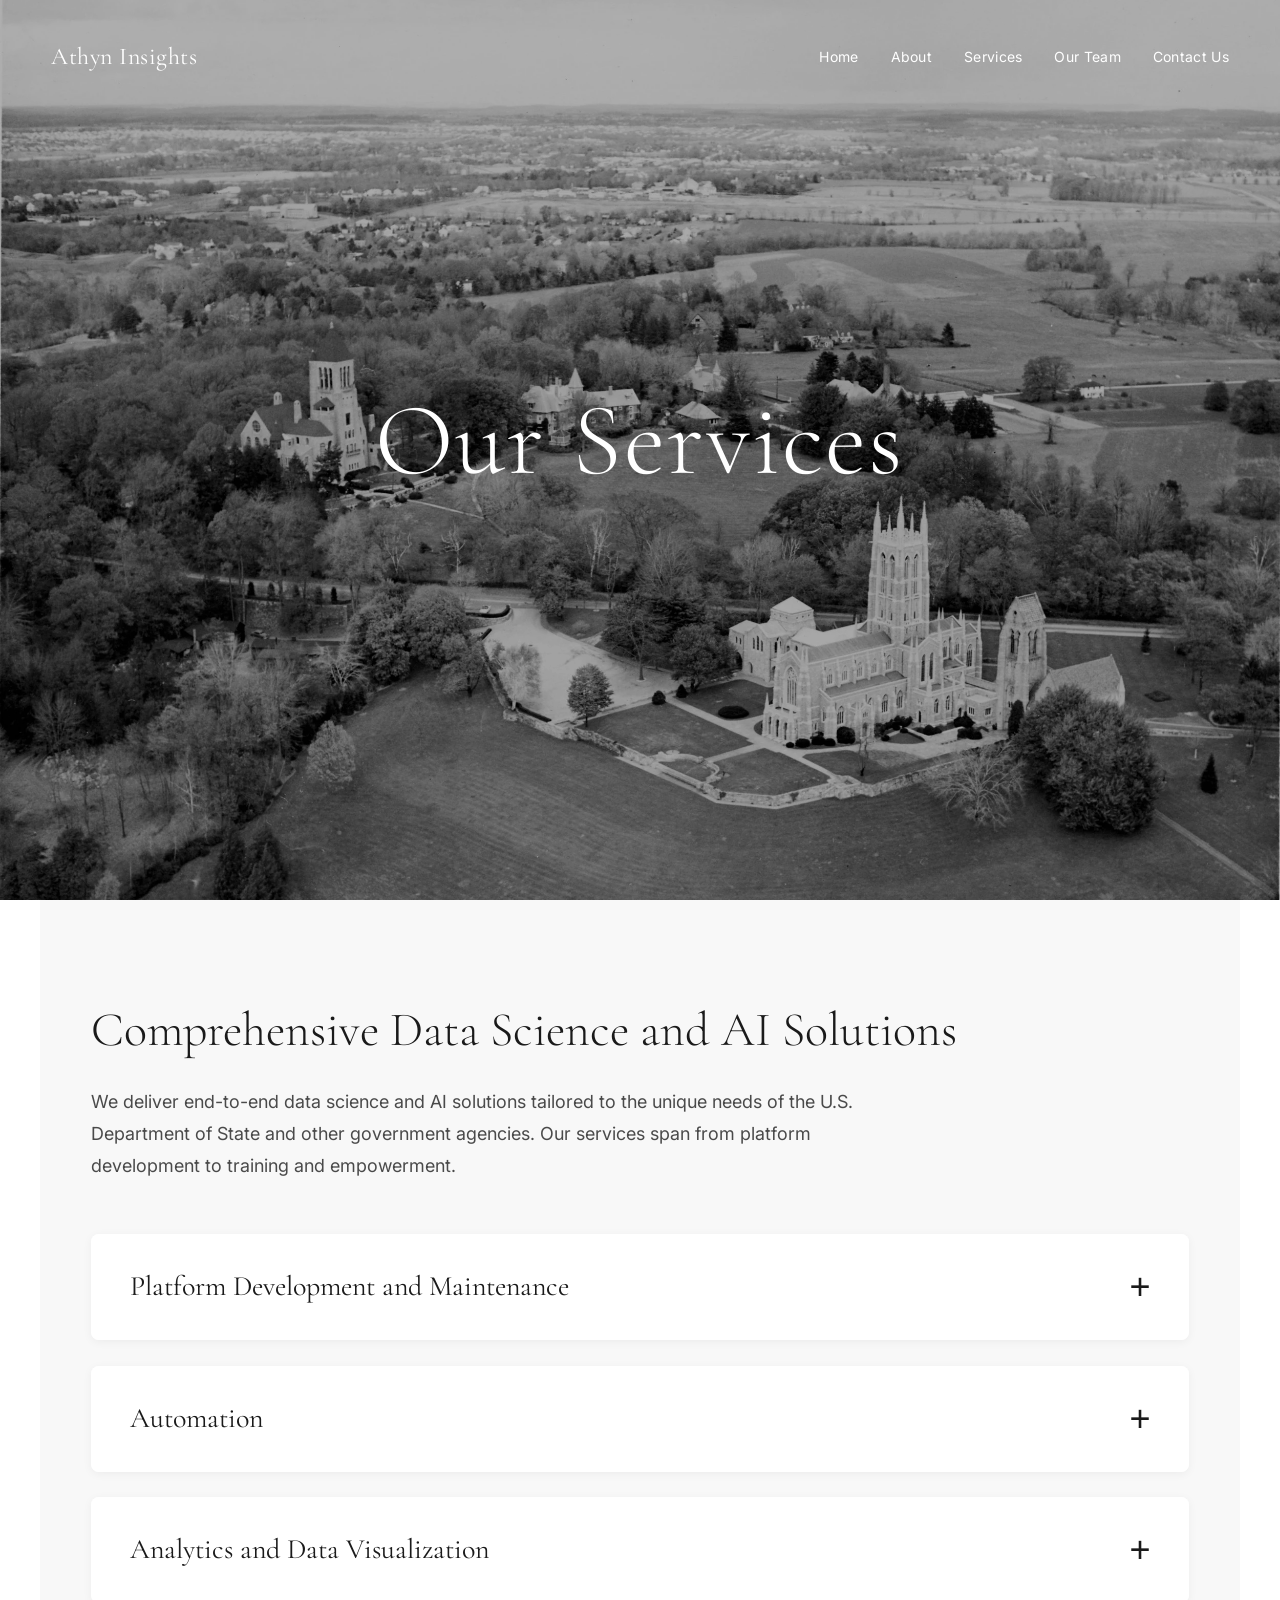
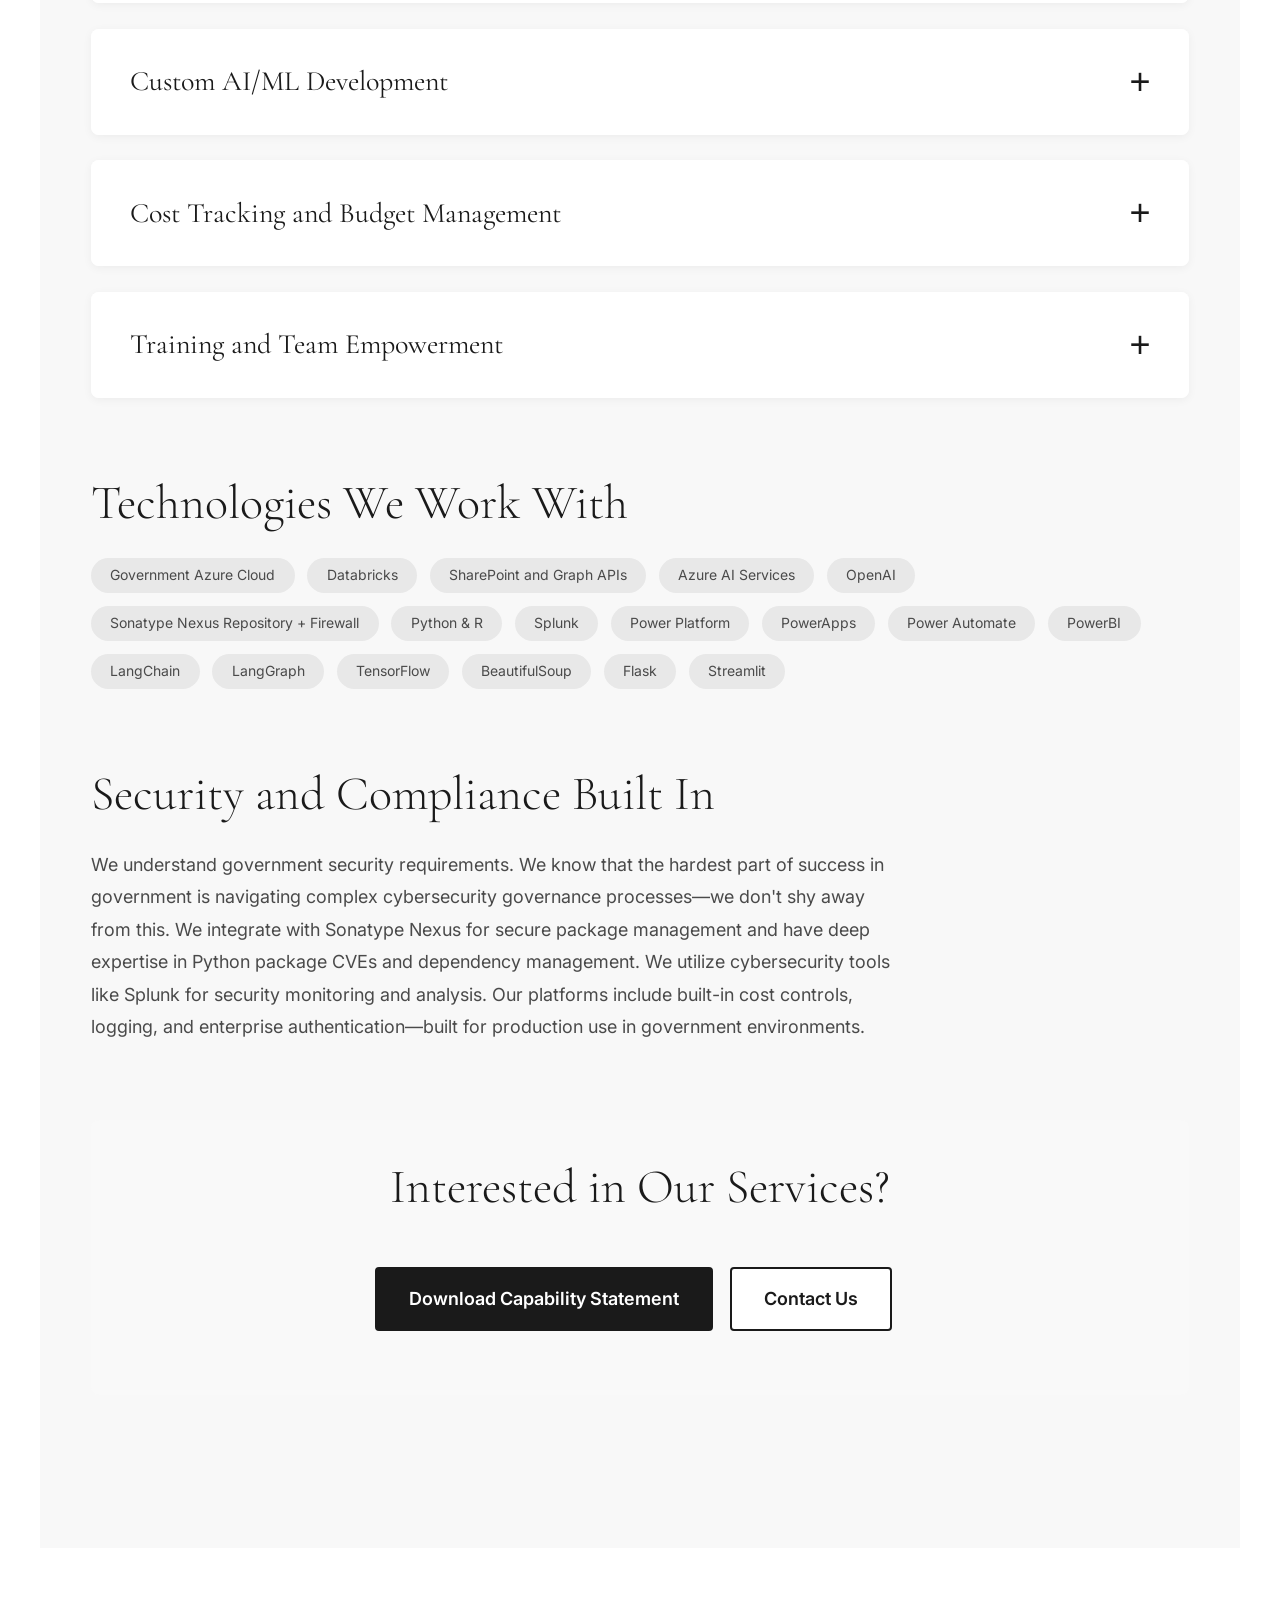
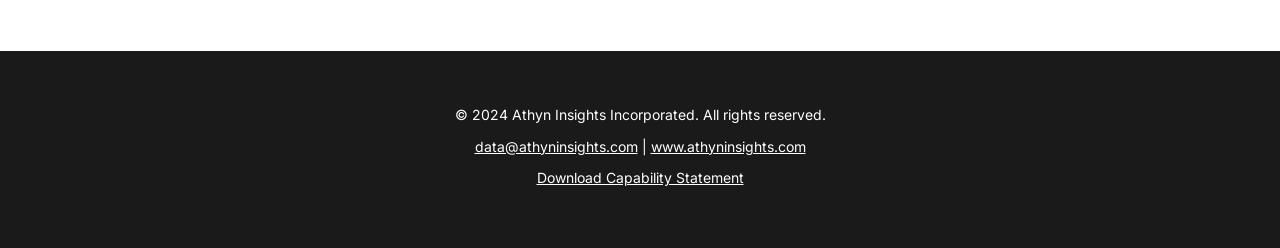
<file: services.html>
<!DOCTYPE html>
<html lang="en">
<head>
    <meta charset="UTF-8">
    <meta name="viewport" content="width=device-width, initial-scale=1.0">
    <title>Services - Athyn Insights</title>
    <link rel="preconnect" href="https://fonts.googleapis.com">
    <link rel="preconnect" href="https://fonts.gstatic.com" crossorigin>
    <link href="https://fonts.googleapis.com/css2?family=Cormorant+Garamond:wght@300;400;600;700&family=Inter:wght@300;400;500;600&display=swap" rel="stylesheet">
    <link rel="stylesheet" href="assets/css/styles.css">
</head>
<body>
    <header id="header">
        <a href="index.html" class="logo">Athyn Insights</a>
        <nav>
            <a href="index.html">Home</a>
            <a href="about.html">About</a>
            <a href="services.html">Services</a>
            <a href="our-team.html">Our Team</a>
            <a href="contact.html">Contact Us</a>
        </nav>
        <button class="menu-toggle" aria-label="Open Menu">☰</button>
    </header>

    <main>
        <section class="hero" style="background-image: url('./assets/images/historic-district-archival.jpg'); min-height: 50vh;">
            <div class="hero-content">
                <h1>Our Services</h1>
            </div>
        </section>

        <section class="content-section">
            <h3>Comprehensive Data Science and AI Solutions</h3>
            <p>We deliver end-to-end data science and AI solutions tailored to the unique needs of the U.S. Department of State and other government agencies. Our services span from platform development to training and empowerment.</p>

            <div class="services-accordion">
                <div class="accordion-item">
                    <button class="accordion-header" aria-expanded="false">
                        <h3>Platform Development and Maintenance</h3>
                        <span class="accordion-icon">+</span>
                    </button>
                    <div class="accordion-content">
                        <p>We deliver platforms. We build and maintain scalable data platforms that bring AI and data science tools directly to users. Our platforms integrate with enterprise systems like SharePoint and Graph APIs, Azure AI Services, OpenAI, Databricks, and government cloud infrastructure, providing unified interfaces that make complex tools accessible.</p>
                        <p>We also integrate secure package repositories and enterprise tools for secrets management, budget controls, and workflow automation. We understand what it takes to build platforms that people actually use, not just deploy.</p>
                    </div>
                </div>

                <div class="accordion-item">
                    <button class="accordion-header" aria-expanded="false">
                        <h3>Automation</h3>
                        <span class="accordion-icon">+</span>
                    </button>
                    <div class="accordion-content">
                        <p>Everything that can be automated must be automated. We automate the simple things so we can focus on the more difficult challenges. Our philosophy is code over SOPs—we build automated solutions rather than writing procedures that require manual execution.</p>
                        <p>This approach frees up time and resources for the complex problems that truly need human expertise.</p>
                    </div>
                </div>

                <div class="accordion-item">
                    <button class="accordion-header" aria-expanded="false">
                        <h3>Analytics and Data Visualization</h3>
                        <span class="accordion-icon">+</span>
                    </button>
                    <div class="accordion-content">
                        <p>We build dashboards and analytical tools that people actually use. We can build container-based Flask or Streamlit apps, or utilize Power Apps as a frontend. Our team works with Splunk, Power BI, and custom Python visualizations to turn raw data into insights that drive decisions.</p>
                    </div>
                </div>

                <div class="accordion-item">
                    <button class="accordion-header" aria-expanded="false">
                        <h3>Custom AI/ML Development</h3>
                        <span class="accordion-icon">+</span>
                    </button>
                    <div class="accordion-content">
                        <p>We code solutions tailored to State's specific challenges. This includes unified interfaces for generative AI, document analysis, and automated workflows. We develop agentic AI applications utilizing Azure AI Services, OpenAI models, and popular frameworks like LangChain and LangGraph to create intelligent, autonomous systems that can reason, plan, and execute complex tasks.</p>
                        <p>Harnessing the power of GenAI Computer Vision, Document Intelligence, AI Speech, Vector Embedding, RAG, and more, we develop impactful solutions that transform how the Department works with data. Our work spans everything from web scraping with BeautifulSoup to natural language processing with TensorFlow, from regression models to neural networks. We leverage Azure AI Services and OpenAI models to deliver enterprise-grade AI solutions that meet government security and compliance requirements.</p>
                    </div>
                </div>

                <div class="accordion-item">
                    <button class="accordion-header" aria-expanded="false">
                        <h3>Cost Tracking and Budget Management</h3>
                        <span class="accordion-icon">+</span>
                    </button>
                    <div class="accordion-content">
                        <p>We understand the complex budgetary landscape in government contracting. Our platforms include comprehensive cost tracking and budget management features that provide real-time visibility into AI service usage, spending patterns, and resource allocation.</p>
                        <p>Built-in budget controls with auto-cutoff capabilities prevent cost overruns, while granular logging enables detailed cost attribution and reporting. This isn't just about tracking—it's about giving program managers the tools they need to make informed decisions in a complex funding environment.</p>
                    </div>
                </div>

                <div class="accordion-item">
                    <button class="accordion-header" aria-expanded="false">
                        <h3>Training and Team Empowerment</h3>
                        <span class="accordion-icon">+</span>
                    </button>
                    <div class="accordion-content">
                        <p>We run custom DoS Data Science bootcamps and provide ongoing support through weekly office hours (three sessions per week, with consistent participation). Our training is hands-on and DoS-focused—we teach the tools, but we also teach how to apply them to State's actual problems.</p>
                        <p>We complement in-person training with video tutorials that enable self-paced learning and provide reference materials for ongoing skill development.</p>
                    </div>
                </div>
            </div>

            <h3 style="margin-top: 6vw;">Technologies We Work With</h3>
            <div class="technologies">
                <span class="tech-tag">Government Azure Cloud</span>
                <span class="tech-tag">Databricks</span>
                <span class="tech-tag">SharePoint and Graph APIs</span>
                <span class="tech-tag">Azure AI Services</span>
                <span class="tech-tag">OpenAI</span>
                <span class="tech-tag">Sonatype Nexus Repository + Firewall</span>
                <span class="tech-tag">Python & R</span>
                <span class="tech-tag">Splunk</span>
                <span class="tech-tag">Power Platform</span>
                <span class="tech-tag">PowerApps</span>
                <span class="tech-tag">Power Automate</span>
                <span class="tech-tag">PowerBI</span>
                <span class="tech-tag">LangChain</span>
                <span class="tech-tag">LangGraph</span>
                <span class="tech-tag">TensorFlow</span>
                <span class="tech-tag">BeautifulSoup</span>
                <span class="tech-tag">Flask</span>
                <span class="tech-tag">Streamlit</span>
            </div>

            <h3 style="margin-top: 6vw;">Security and Compliance Built In</h3>
            <p>We understand government security requirements. We know that the hardest part of success in government is navigating complex cybersecurity governance processes—we don't shy away from this. We integrate with Sonatype Nexus for secure package management and have deep expertise in Python package CVEs and dependency management. We utilize cybersecurity tools like Splunk for security monitoring and analysis. Our platforms include built-in cost controls, logging, and enterprise authentication—built for production use in government environments.</p>
            
            <div class="cta-section" style="margin-top: 6vw;">
                <h3 style="margin-bottom: 2vw;">Interested in Our Services?</h3>
                <a href="./capability-statement.pdf" download class="cta-button">Download Capability Statement</a>
                <a href="./contact.html" class="cta-button secondary">Contact Us</a>
            </div>
        </section>
    </main>

    <footer>
        <p>&copy; 2024 Athyn Insights Incorporated. All rights reserved.</p>
        <p><a href="mailto:data@athyninsights.com">data@athyninsights.com</a> | <a href="https://www.athyninsights.com" target="_blank">www.athyninsights.com</a></p>
        <p><a href="./capability-statement.pdf" download>Download Capability Statement</a></p>
    </footer>

    <script src="assets/js/main.js"></script>
</body>
</html>
</file>
<file: assets/css/styles.css>
/* Athyn Insights Website Styles */

* {
    margin: 0;
    padding: 0;
    box-sizing: border-box;
}

body {
    font-family: 'Inter', -apple-system, BlinkMacSystemFont, 'Segoe UI', Roboto, sans-serif;
    color: #1a1a1a;
    line-height: 1.6;
    overflow-x: hidden;
}

/* Typography */
h1, h2, h3, h4, h5, h6 {
    font-family: 'Cormorant Garamond', serif;
    font-weight: 300;
    line-height: 1.2;
}

h1 {
    font-size: clamp(48px, 8vw, 120px);
    letter-spacing: 2px;
}

h2 {
    font-size: clamp(36px, 5vw, 64px);
}

h3 {
    font-size: clamp(28px, 4vw, 48px);
}

p {
    font-size: clamp(16px, 2vw, 18px);
    line-height: 1.8;
    color: #4a4a4a;
}

/* Header */
header {
    position: fixed;
    top: 0;
    left: 0;
    right: 0;
    z-index: 1000;
    padding: 3vw 4vw;
    display: flex;
    justify-content: space-between;
    align-items: center;
    background: transparent;
    transition: background 0.3s ease, backdrop-filter 0.3s ease;
}

header.scrolled {
    background: rgba(255, 255, 255, 0.95);
    backdrop-filter: blur(10px);
    box-shadow: 0 2px 10px rgba(0, 0, 0, 0.1);
}

.logo {
    font-family: 'Cormorant Garamond', serif;
    font-size: 24px;
    font-weight: 400;
    color: #ffffff;
    text-decoration: none;
    letter-spacing: 0.5px;
    transition: color 0.3s ease;
}

header.scrolled .logo {
    color: #1a1a1a;
}

nav {
    display: flex;
    gap: 2.5vw;
    align-items: center;
}

nav a {
    color: #ffffff;
    text-decoration: none;
    font-size: 14px;
    font-weight: 400;
    letter-spacing: 0.3px;
    transition: opacity 0.3s ease, color 0.3s ease;
}

header.scrolled nav a {
    color: #1a1a1a;
}

nav a:hover {
    opacity: 0.7;
}

.menu-toggle {
    display: none;
    background: none;
    border: none;
    color: #ffffff;
    font-size: 24px;
    cursor: pointer;
    transition: color 0.3s ease;
}

header.scrolled .menu-toggle {
    color: #1a1a1a;
}

/* Hero Section */
.hero {
    position: relative;
    height: 100vh;
    min-height: 600px;
    display: flex;
    align-items: center;
    justify-content: center;
    background-size: cover;
    background-position: center;
    background-repeat: no-repeat;
    overflow: hidden;
}

.hero::before {
    content: '';
    position: absolute;
    top: 0;
    left: 0;
    right: 0;
    bottom: 0;
    background: rgba(0, 0, 0, 0.3);
    z-index: 1;
}

.hero-content {
    position: relative;
    z-index: 2;
    text-align: center;
    color: #ffffff;
}

.hero h1 {
    white-space: pre-wrap;
    margin-bottom: 20px;
}

/* Content Section */
.content-section {
    padding: 8vw 4vw;
    background: #f8f8f8;
    max-width: 1200px;
    margin: 0 auto;
}

.content-section h3 {
    margin-bottom: 2vw;
    color: #1a1a1a;
    white-space: pre-wrap;
}

.content-section p {
    margin-bottom: 1.5vw;
    max-width: 800px;
    white-space: pre-wrap;
}

/* Quote Section */
.quote-section {
    padding: 6vw 4vw;
    background: #ffffff;
    max-width: 1200px;
    margin: 0 auto;
    text-align: center;
}

.quote {
    font-family: 'Cormorant Garamond', serif;
    font-size: clamp(20px, 3vw, 28px);
    font-style: italic;
    color: #555555;
    line-height: 1.6;
    margin-bottom: 1vw;
    padding: 0 2vw;
}

.quote-attribution {
    font-size: clamp(14px, 1.5vw, 16px);
    color: #666666;
    font-style: normal;
}

/* Services Accordion */
.services-accordion {
    margin-top: 4vw;
}

.accordion-item {
    background: #ffffff;
    border-radius: 8px;
    box-shadow: 0 2px 10px rgba(0, 0, 0, 0.05);
    margin-bottom: 2vw;
    overflow: hidden;
    transition: box-shadow 0.3s ease;
}

.accordion-item:hover {
    box-shadow: 0 4px 15px rgba(0, 0, 0, 0.1);
}

.accordion-header {
    width: 100%;
    display: flex;
    justify-content: space-between;
    align-items: center;
    padding: 2.5vw 3vw;
    background: #ffffff;
    border: none;
    text-align: left;
    cursor: pointer;
    transition: background-color 0.3s ease;
}

.accordion-header:hover {
    background: #f8f8f8;
}

.accordion-header h3 {
    font-size: clamp(22px, 2.5vw, 28px);
    margin: 0;
    color: #1a1a1a;
    font-weight: 400;
}

.accordion-icon {
    font-size: clamp(28px, 3vw, 36px);
    font-weight: 300;
    color: #1a1a1a;
    transition: transform 0.3s ease;
    flex-shrink: 0;
    margin-left: 2vw;
}

.accordion-header[aria-expanded="true"] .accordion-icon {
    transform: rotate(45deg);
}

.accordion-content {
    max-height: 0;
    overflow: hidden;
    transition: max-height 0.4s ease, padding 0.4s ease;
    padding: 0 3vw;
}

.accordion-header[aria-expanded="true"] + .accordion-content {
    max-height: 2000px;
    padding: 0 3vw 2.5vw 3vw;
}

.accordion-content p {
    margin-bottom: 1.5vw;
    color: #4a4a4a;
}

.accordion-content p:last-child {
    margin-bottom: 0;
}

/* Team Section */
.team-grid {
    display: grid;
    grid-template-columns: repeat(2, 1fr);
    gap: 3vw;
    margin-top: 4vw;
    max-width: 1200px;
    margin-left: auto;
    margin-right: auto;
}

.team-member {
    background: #ffffff;
    padding: 3vw;
    border-radius: 8px;
    text-align: center;
    box-shadow: 0 2px 10px rgba(0, 0, 0, 0.05);
}

.team-member h3 {
    font-size: clamp(24px, 3vw, 32px);
    margin-bottom: 1vw;
    color: #1a1a1a;
}

.team-member img {
    width: 200px;
    height: 200px;
    object-fit: cover;
    border-radius: 50%;
    margin-bottom: 1.5vw;
    display: block;
    margin-left: auto;
    margin-right: auto;
    box-shadow: 0 4px 15px rgba(0, 0, 0, 0.1);
}

.team-member .role {
    font-size: clamp(14px, 1.5vw, 16px);
    color: #666666;
    margin-bottom: 1.5vw;
    font-weight: 500;
}

.team-member p {
    text-align: left;
    margin-bottom: 1vw;
}

.team-member .quote {
    font-size: clamp(16px, 2vw, 18px);
    margin-top: 1.5vw;
    padding: 0;
    text-align: center;
}

/* Contact Section */
.contact-info-simple {
    margin-top: 4vw;
    margin-bottom: 4vw;
    max-width: 700px;
    margin-left: auto;
    margin-right: auto;
}

.contact-info-simple p {
    margin-bottom: 2vw;
    line-height: 1.8;
    font-size: clamp(16px, 2vw, 18px);
}

.contact-info-simple strong {
    font-weight: 600;
    color: #1a1a1a;
    font-family: 'Inter', sans-serif;
}

.contact-info-simple a {
    color: #0066cc;
    text-decoration: none;
}

.contact-info-simple a:hover {
    text-decoration: underline;
}

/* Form Styles */
.contact-form {
    background: #ffffff;
    padding: 4vw;
    border-radius: 8px;
    max-width: 600px;
    margin: 0 auto;
}

.form-group {
    margin-bottom: 2vw;
}

.form-group label {
    display: block;
    margin-bottom: 0.5vw;
    font-weight: 500;
    color: #1a1a1a;
}

.form-group input,
.form-group textarea {
    width: 100%;
    padding: 1vw;
    border: 1px solid #ddd;
    border-radius: 4px;
    font-family: 'Inter', sans-serif;
    font-size: 16px;
    transition: border-color 0.3s ease;
}

.form-group input:focus,
.form-group textarea:focus {
    outline: none;
    border-color: #0066cc;
}

.form-group textarea {
    min-height: 150px;
    resize: vertical;
}

.btn {
    background: #1a1a1a;
    color: #ffffff;
    padding: 1vw 2.5vw;
    border: none;
    border-radius: 4px;
    font-size: 16px;
    font-weight: 500;
    cursor: pointer;
    transition: background 0.3s ease;
}

.btn:hover {
    background: #333333;
}

/* Technologies List */
.technologies {
    display: flex;
    flex-wrap: wrap;
    gap: 1vw;
    margin-top: 2vw;
}

.tech-tag {
    background: #e8e8e8;
    padding: 0.5vw 1.5vw;
    border-radius: 20px;
    font-size: 14px;
    color: #4a4a4a;
}

/* Footer */
footer {
    padding: 4vw;
    text-align: center;
    background: #1a1a1a;
    color: #ffffff;
    margin-top: 8vw;
}

footer p {
    color: #ffffff;
    font-size: 14px;
    margin-bottom: 0.5vw;
}

footer a {
    color: #ffffff;
    text-decoration: underline;
}

footer a:hover {
    color: #cccccc;
}

/* CTA Buttons */
.cta-button {
    display: inline-block;
    padding: 1.2vw 2.5vw;
    background: #1a1a1a;
    color: #ffffff;
    text-decoration: none;
    border-radius: 4px;
    font-weight: 600;
    font-size: clamp(16px, 1.8vw, 18px);
    transition: all 0.3s ease;
    border: 2px solid #1a1a1a;
    margin: 2vw 1vw 2vw 0;
    text-align: center;
}

.cta-button:hover {
    background: #ffffff;
    color: #1a1a1a;
    border: 2px solid #1a1a1a;
}

.cta-button.secondary {
    background: #ffffff;
    color: #1a1a1a;
    border: 2px solid #1a1a1a;
}

.cta-button.secondary:hover {
    background: #1a1a1a;
    color: #ffffff;
}

.cta-section {
    text-align: center;
    margin: 4vw 0;
    padding: 3vw;
    background: #f9f9f9;
    border-radius: 8px;
}

@media (max-width: 768px) {
    .cta-button {
        display: block;
        width: 100%;
        margin: 1.5vw 0;
        padding: 4vw 6vw;
    }
}

/* Responsive */
@media (max-width: 768px) {
    nav {
        display: none;
        position: absolute;
        top: 100%;
        left: 0;
        right: 0;
        background: rgba(255, 255, 255, 0.98);
        flex-direction: column;
        padding: 2vw;
        gap: 2vw;
        box-shadow: 0 5px 15px rgba(0, 0, 0, 0.1);
    }

    nav.active {
        display: flex;
    }

    nav a {
        color: #1a1a1a;
    }

    .menu-toggle {
        display: block;
    }

    .hero h1 {
        font-size: 48px;
    }

    .content-section {
        padding: 10vw 6vw;
    }

    .team-grid {
        grid-template-columns: 1fr;
    }
}

/* Smooth scroll */
html {
    scroll-behavior: smooth;
}
</file>
